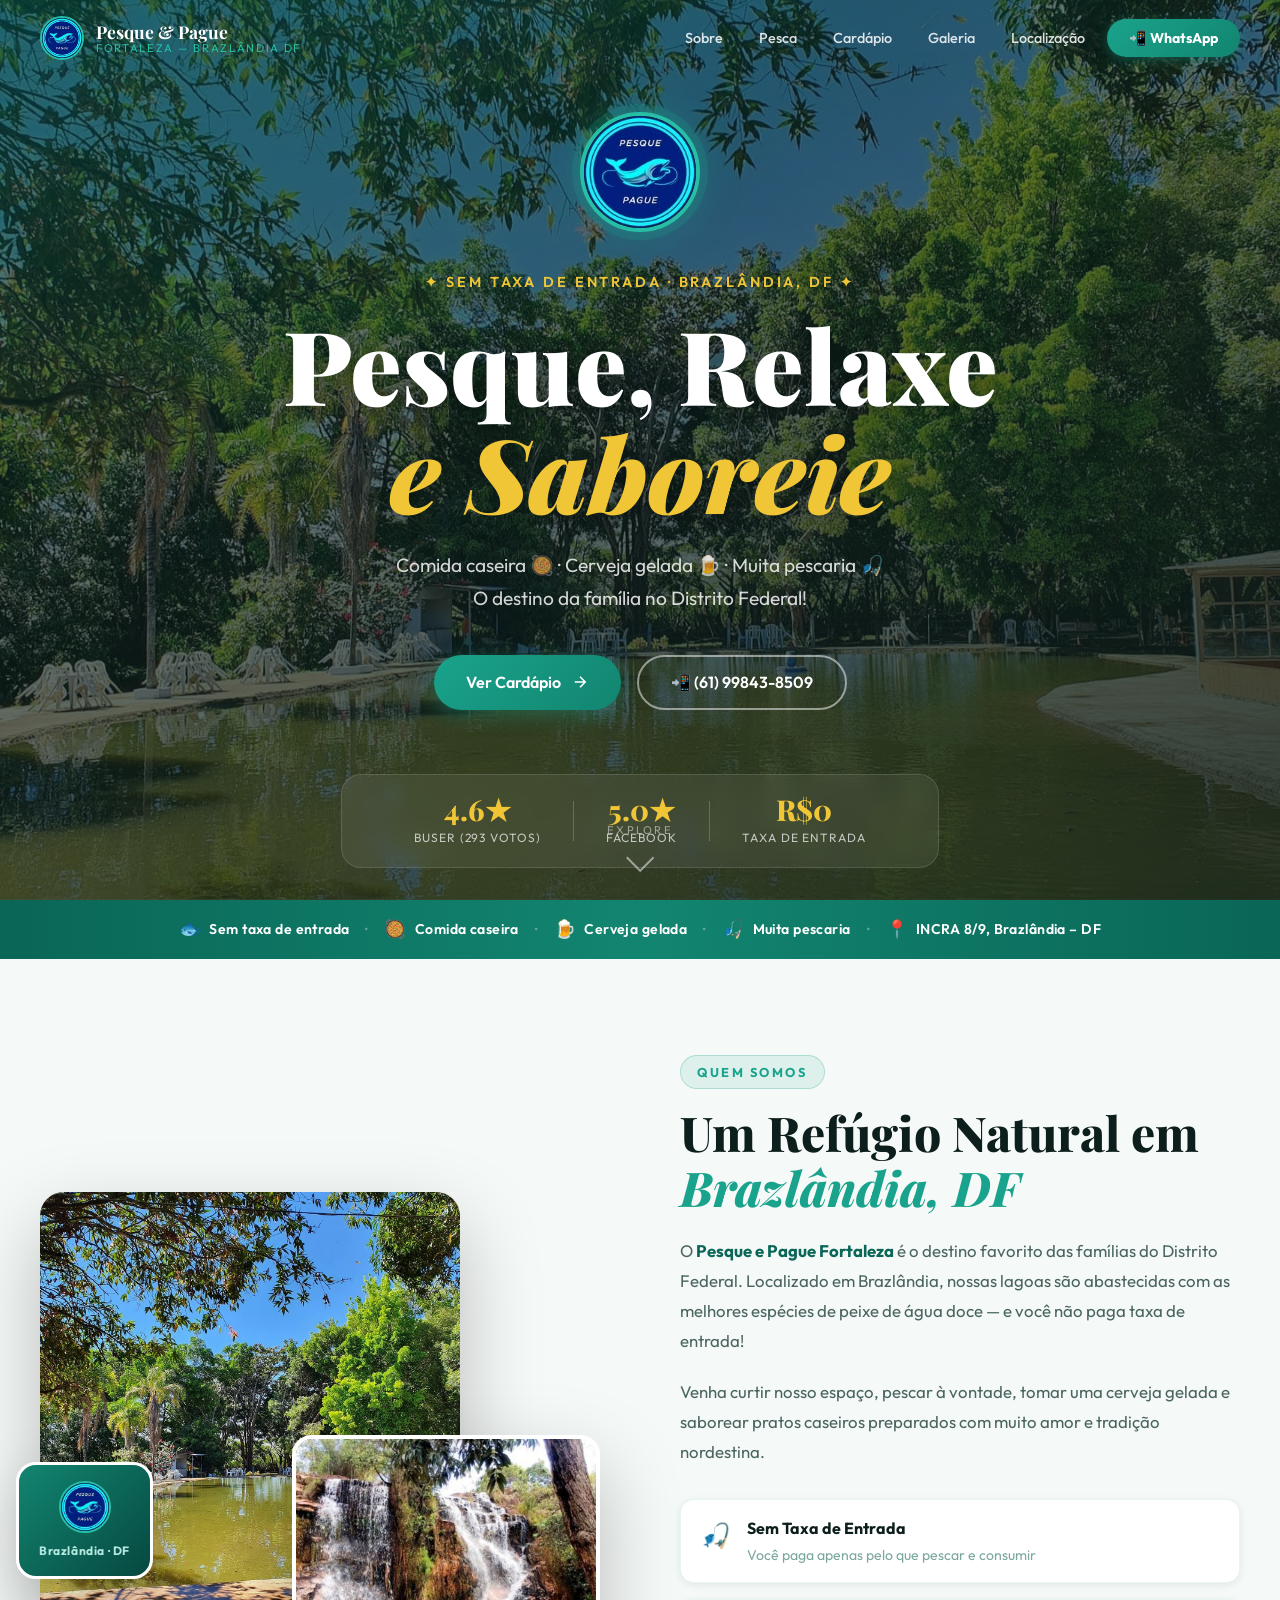
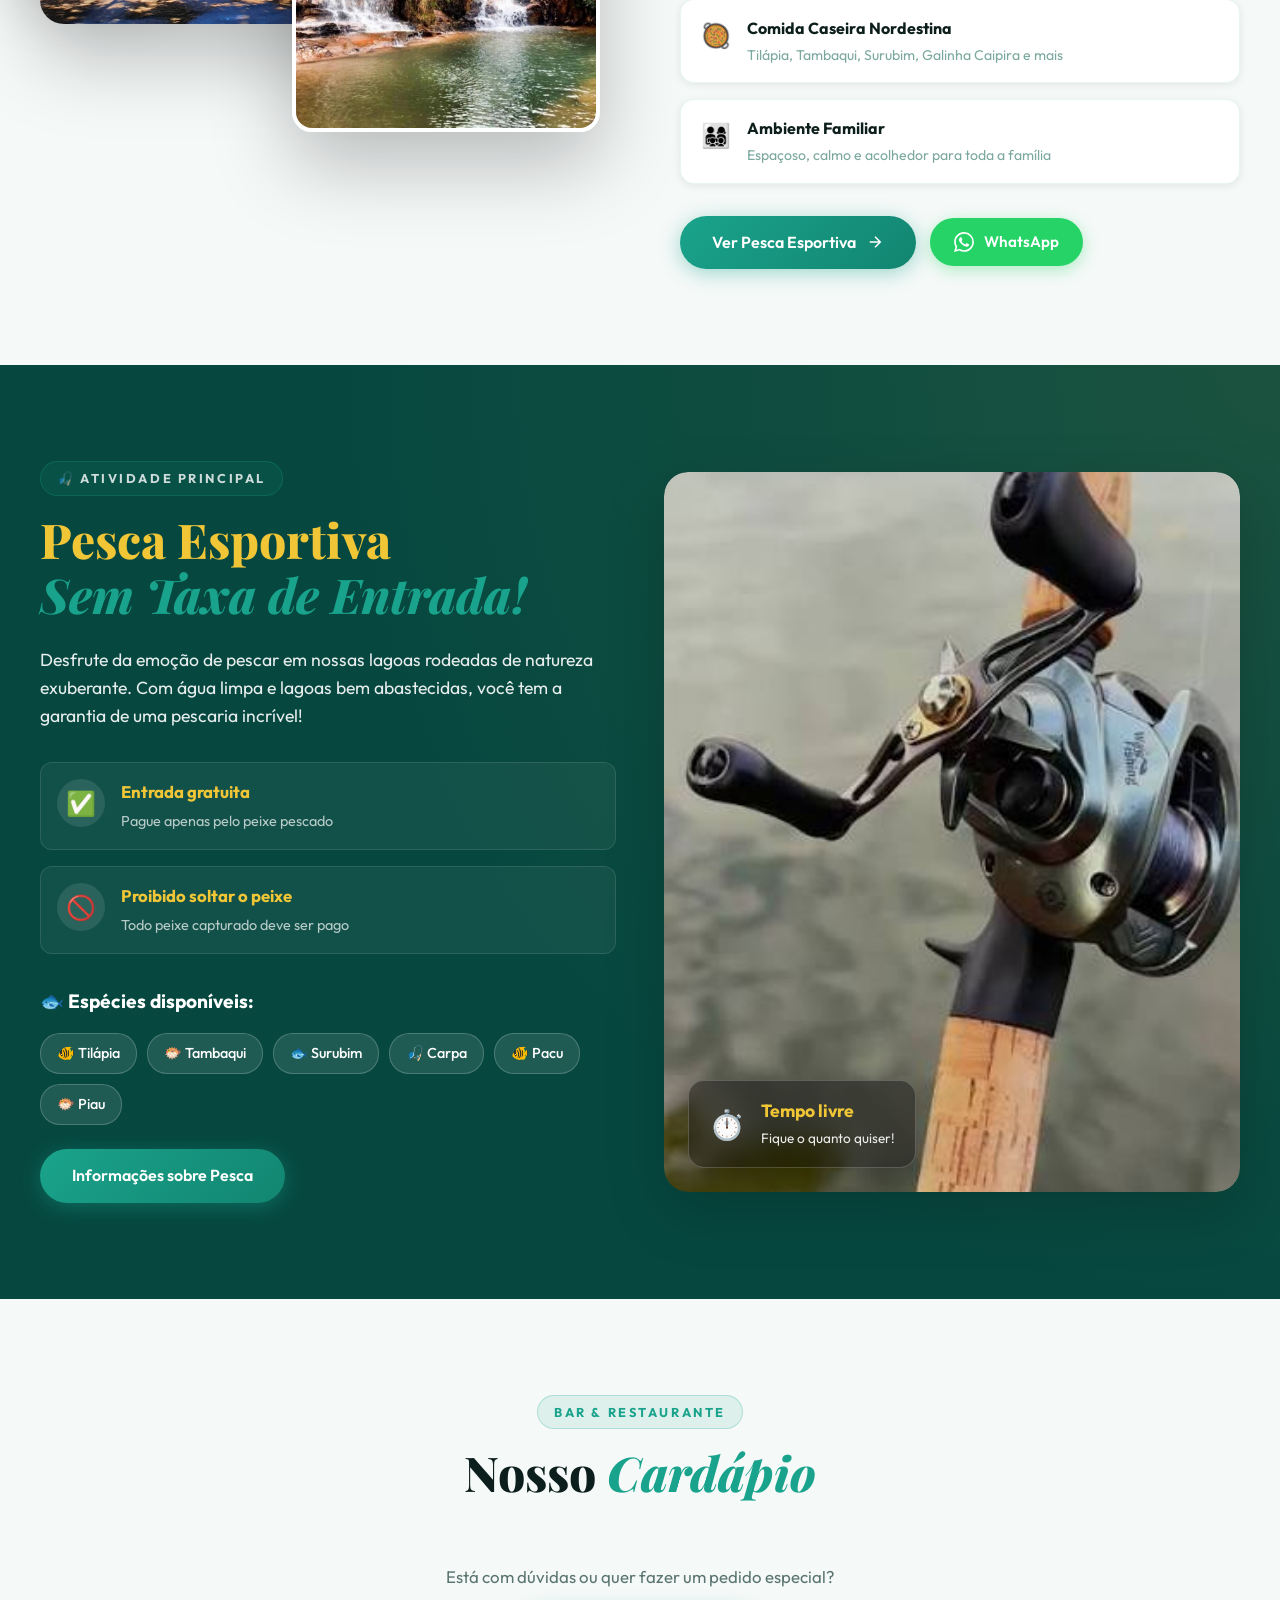
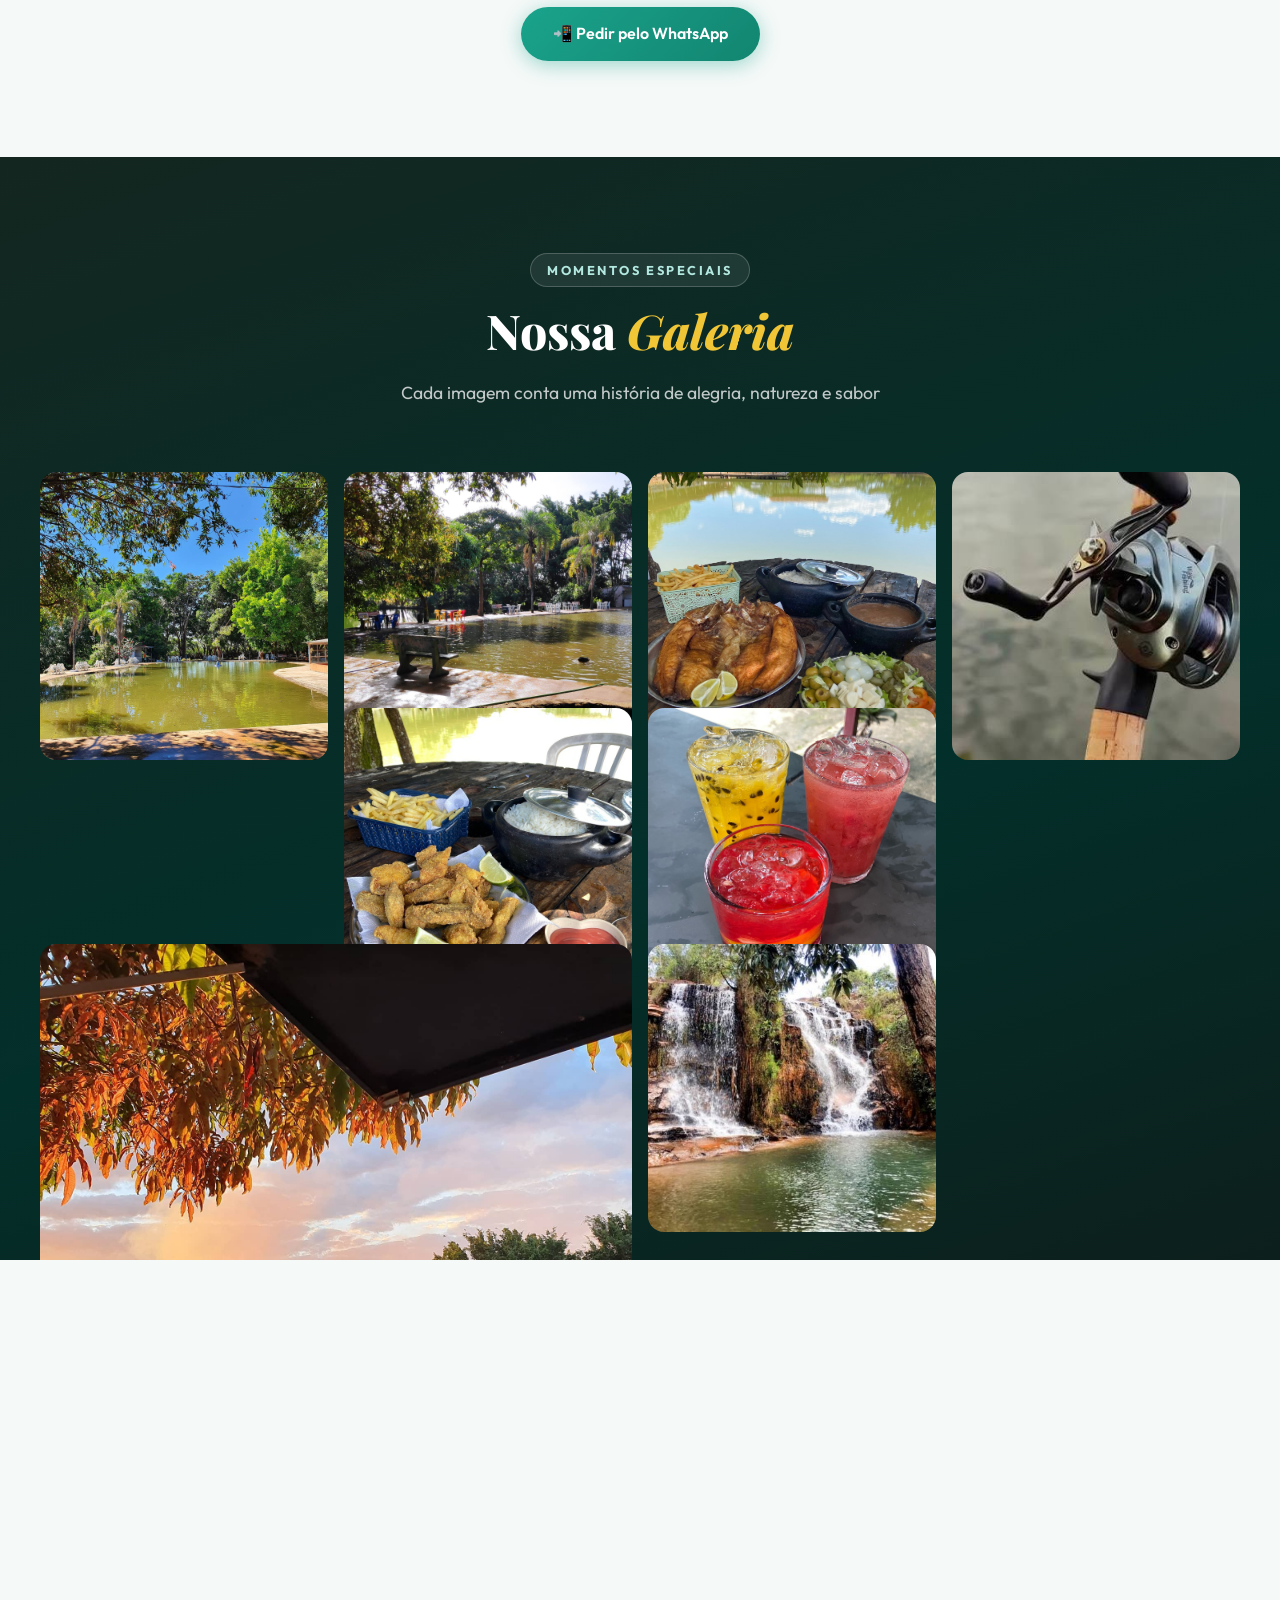
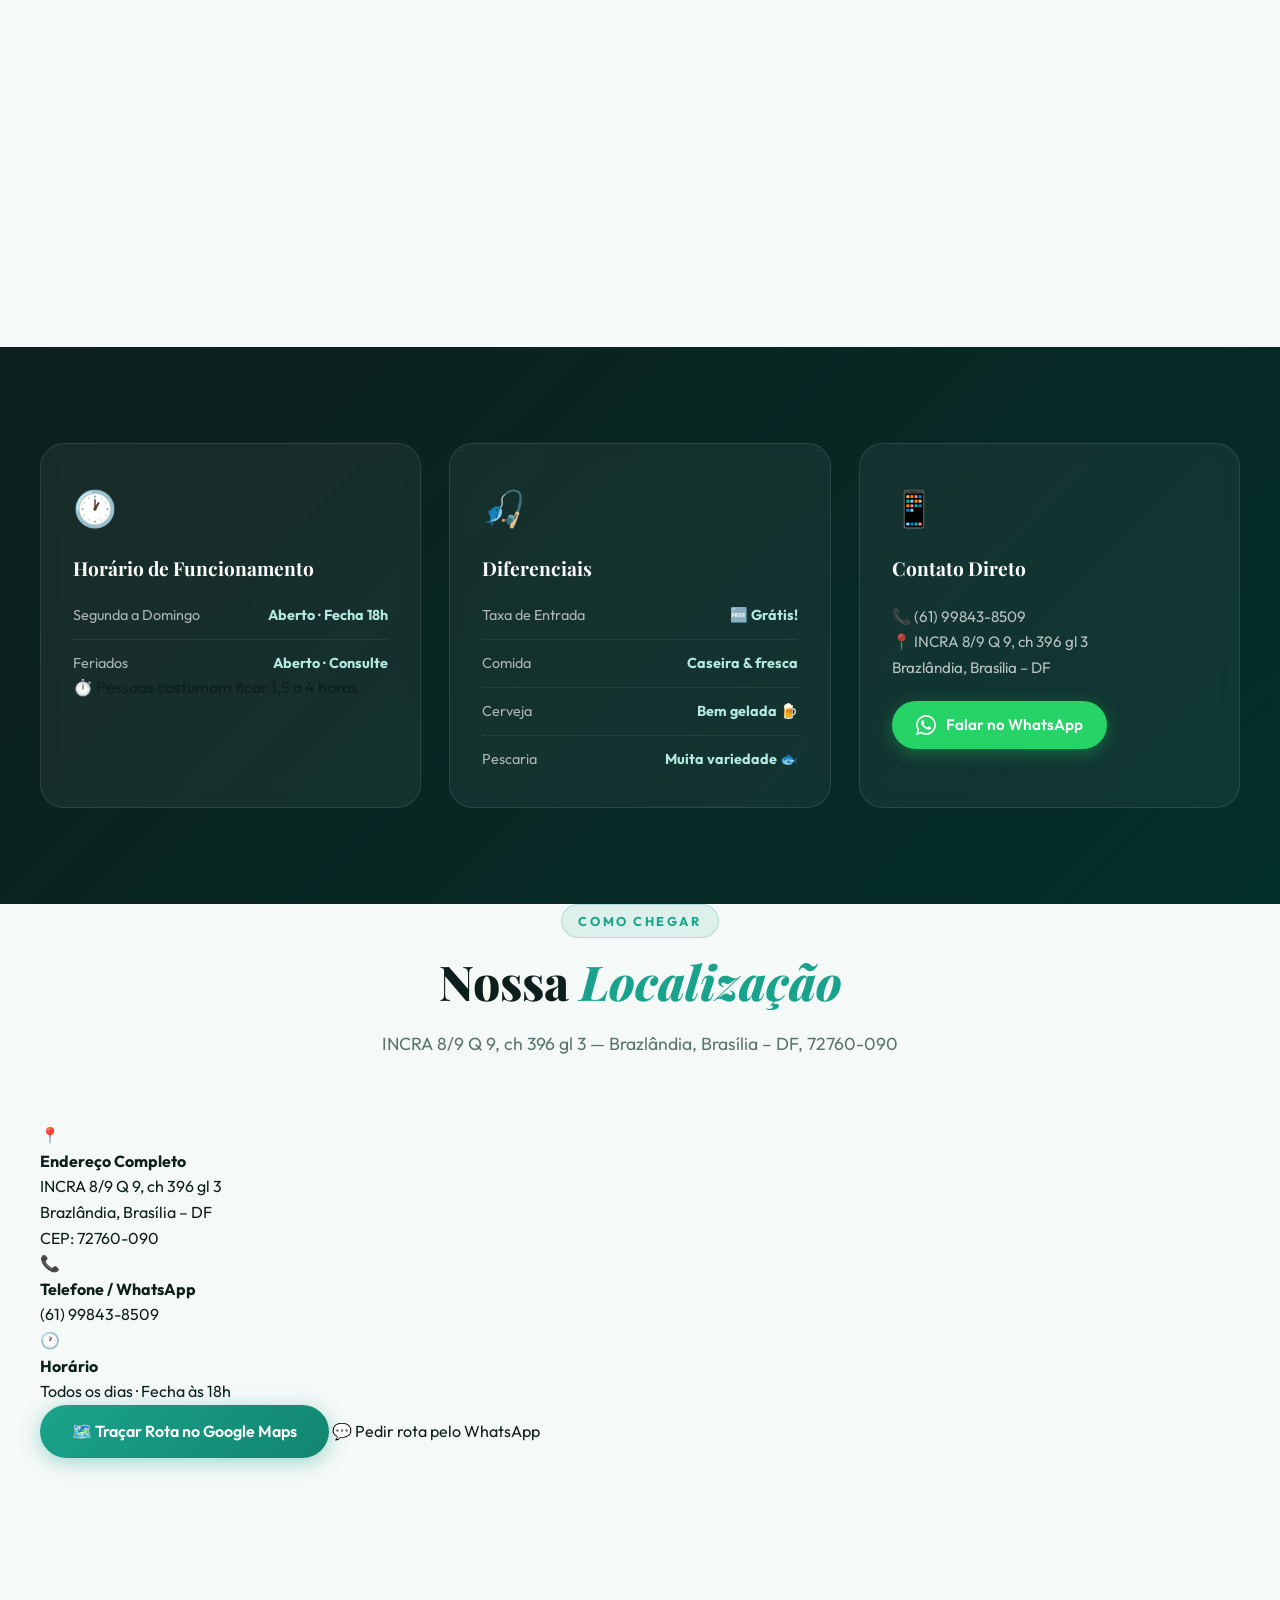
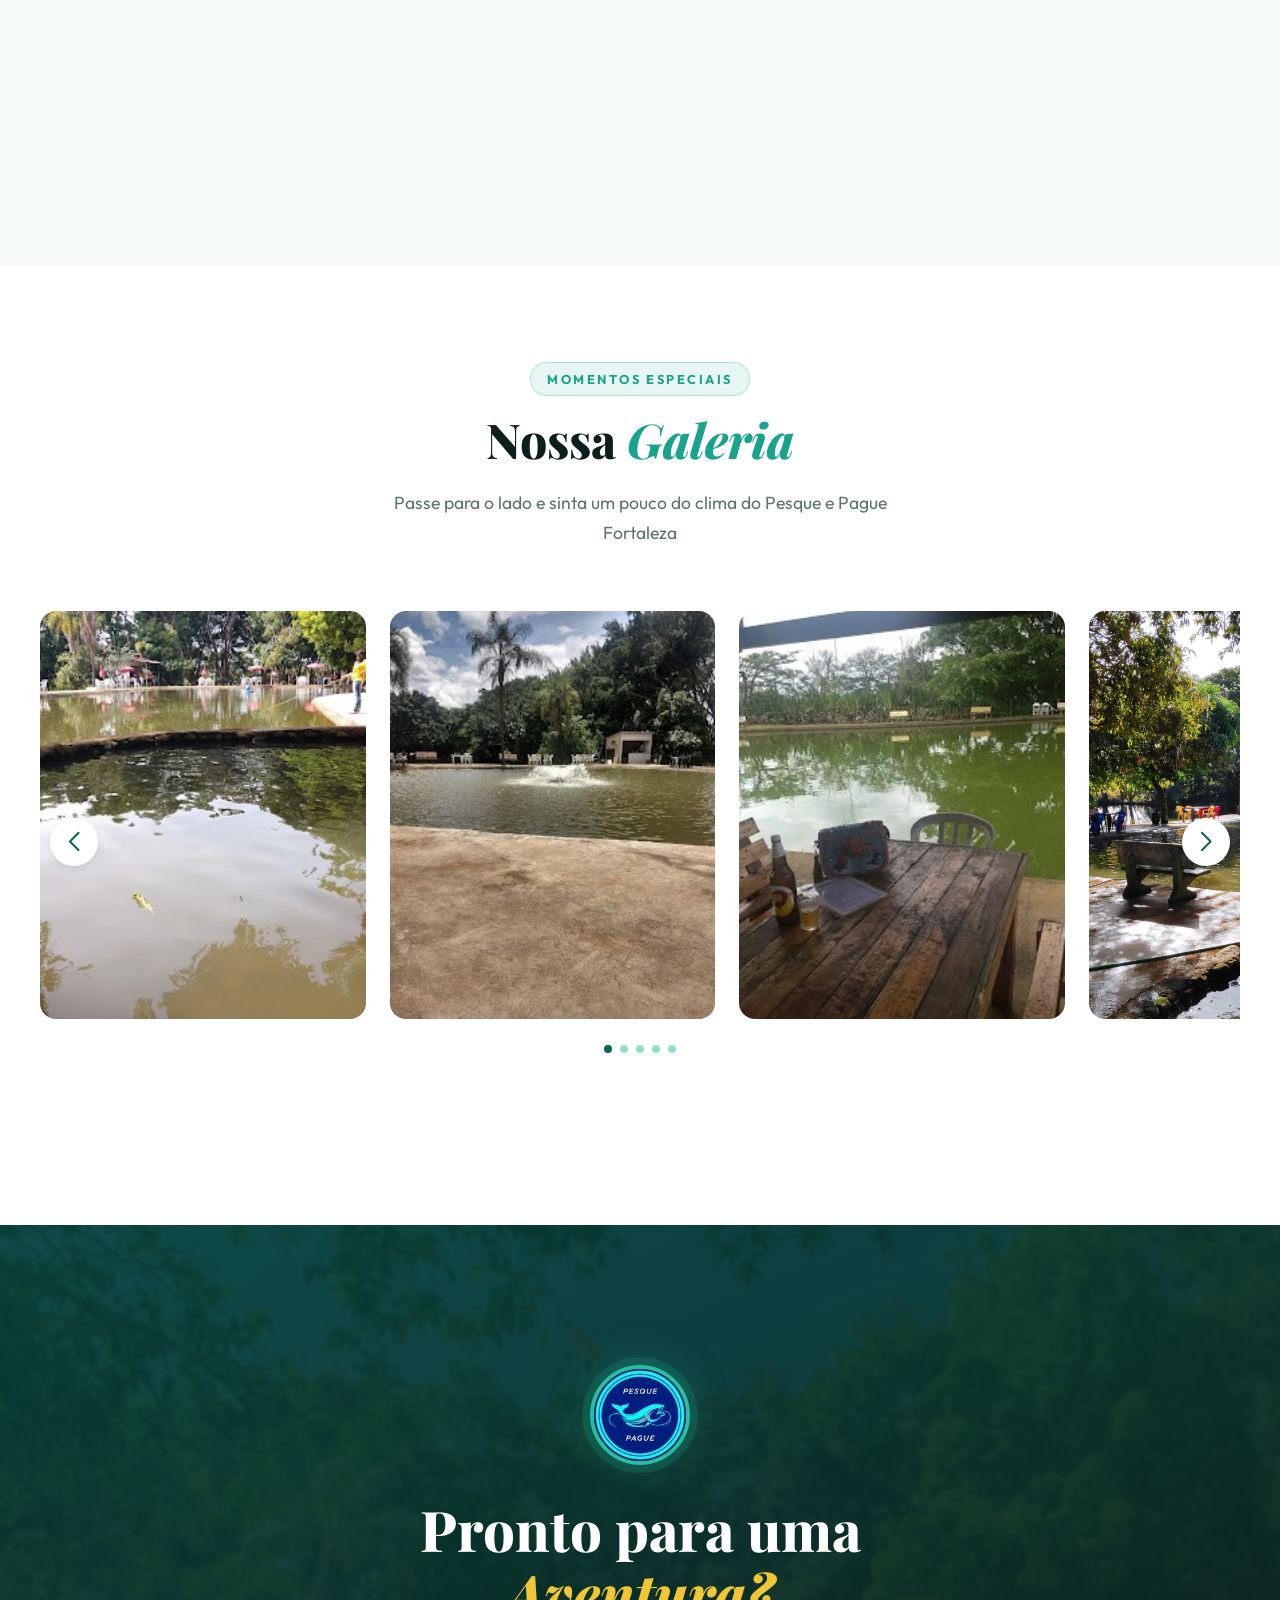
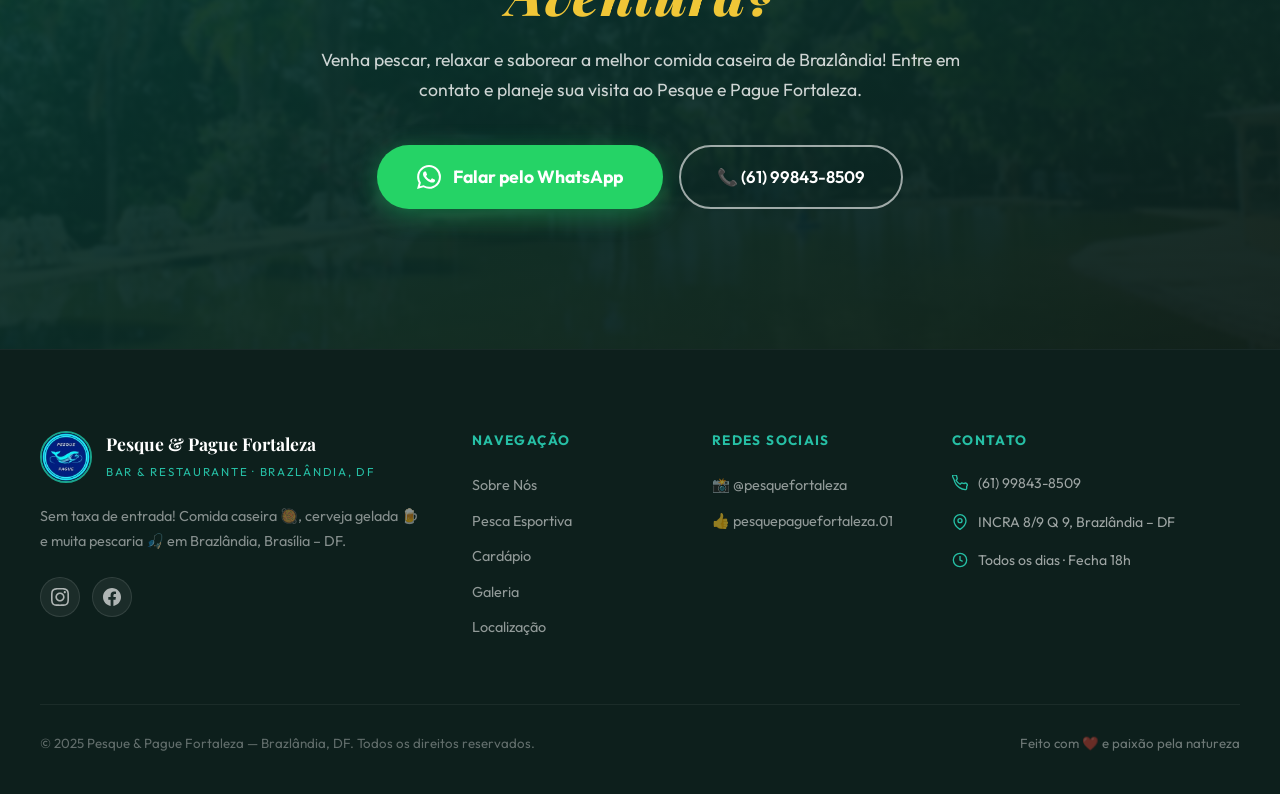
<file: index.html>
<!DOCTYPE html>
<html lang="pt-BR">
<head>
  <meta charset="UTF-8" />
  <meta name="viewport" content="width=device-width, initial-scale=1.0" />
  <title>Pesque e Pague Fortaleza | Bar & Restaurante — Brazlândia, DF</title>
  <meta name="description" content="O melhor Pesque e Pague do DF! Sem taxa de entrada, comida caseira, cerveja gelada e muita pescaria. INCRA 8/9, Brazlândia – DF. Ligue: (61) 99843-8509." />
  <meta name="keywords" content="pesque pague brazlândia, pesqueiro DF, pesca esportiva brasília, restaurante peixe brazlândia, pesque pague fortaleza DF, lazer brasília" />
  <link rel="icon" type="image/png" href="images/logo.jpg" />
  <link rel="preconnect" href="https://fonts.googleapis.com" />
  <link rel="preconnect" href="https://fonts.gstatic.com" crossorigin />
  <link href="https://fonts.googleapis.com/css2?family=Outfit:wght@300;400;500;600;700;800;900&family=Playfair+Display:ital,wght@0,700;0,800;1,700&display=swap" rel="stylesheet" />
  <link rel="stylesheet" href="https://cdn.jsdelivr.net/npm/swiper@11/swiper-bundle.min.css" />
  <link rel="stylesheet" href="style.css" />
</head>
<body>

  <!-- NAV -->
  <nav class="navbar" id="navbar">
    <div class="nav-container">
      <a href="#hero" class="nav-logo">
        <img src="images/logo.jpg" alt="Pesque e Pague Fortaleza Logo" class="nav-logo-img" />
        <div class="nav-logo-text">
          <span class="nav-brand-main">Pesque &amp; Pague</span>
          <span class="nav-brand-sub">Fortaleza — Brazlândia DF</span>
        </div>
      </a>
      <ul class="nav-links" id="navLinks">
        <li><a href="#sobre" class="nav-link">Sobre</a></li>
        <li><a href="#pesca" class="nav-link">Pesca</a></li>
        <li><a href="#cardapio" class="nav-link">Cardápio</a></li>
        <li><a href="#galeria" class="nav-link">Galeria</a></li>
        <li><a href="#localizacao" class="nav-link">Localização</a></li>
        <li><a href="https://wa.me/5561998438509?text=Olá!%20Gostaria%20de%20saber%20mais%20sobre%20o%20Pesque%20e%20Pague%20Fortaleza" class="nav-cta-btn" target="_blank" rel="noopener">📲 WhatsApp</a></li>
      </ul>
      <button class="nav-hamburger" id="hamburger" aria-label="Menu" aria-expanded="false">
        <span></span><span></span><span></span>
      </button>
    </div>
  </nav>

  <!-- HERO -->
  <section class="hero" id="hero">
    <div class="hero-bg-slider">
      <div class="hero-slide active" style="background-image: url('images/imgi_9_622187956_18140636731485789_7339972256973159854_n.jpg')"></div>
      <div class="hero-slide" style="background-image: url('images/imgi_11_619796461_18110258833712750_5171514541102884949_n.jpg')"></div>
      <div class="hero-slide" style="background-image: url('images/pesca_esportiva.jpg')"></div>
    </div>
    <div class="hero-overlay"></div>
    <div class="hero-content">
      <div class="hero-logo-badge">
        <img src="images/logo.jpg" alt="Logo Pesque e Pague Fortaleza" class="hero-logo-img" />
      </div>
      <p class="hero-eyebrow">✦ Sem taxa de entrada · Brazlândia, DF ✦</p>
      <h1 class="hero-title">Pesque, Relaxe<br /> <em>e Saboreie</em></h1>
      <p class="hero-subtitle">Comida caseira 🥘 · Cerveja gelada 🍺 · Muita pescaria 🎣<br />O destino da família no Distrito Federal!</p>
      <div class="hero-actions">
        <a href="#cardapio" class="btn-primary" id="hero-cta-menu">
          <span>Ver Cardápio</span>
          <svg viewBox="0 0 24 24" fill="none" stroke="currentColor" stroke-width="2"><path d="M5 12h14M12 5l7 7-7 7"/></svg>
        </a>
        <a href="https://wa.me/5561998438509" class="btn-outline" id="hero-cta-whatsapp" target="_blank" rel="noopener">
          <span>📲 (61) 99843-8509</span>
        </a>
      </div>
      <div class="hero-stats">
        <div class="hero-stat"><span class="stat-number">4.6★</span><span class="stat-label">Buser (293 votos)</span></div>
        <div class="hero-stat-divider"></div>
        <div class="hero-stat"><span class="stat-number">5.0★</span><span class="stat-label">Facebook</span></div>
        <div class="hero-stat-divider"></div>
        <div class="hero-stat"><span class="stat-number">R$0</span><span class="stat-label">Taxa de Entrada</span></div>
      </div>
    </div>
    <div class="hero-scroll-indicator"><span>Explore</span><div class="scroll-arrow"></div></div>
  </section>

  <!-- DESTAQUE STRIP -->
  <div class="destaque-strip">
    <div class="container">
      <div class="destaque-items">
        <div class="destaque-item"><span>🐟</span> Sem taxa de entrada</div>
        <div class="destaque-sep">·</div>
        <div class="destaque-item"><span>🥘</span> Comida caseira</div>
        <div class="destaque-sep">·</div>
        <div class="destaque-item"><span>🍺</span> Cerveja gelada</div>
        <div class="destaque-sep">·</div>
        <div class="destaque-item"><span>🎣</span> Muita pescaria</div>
        <div class="destaque-sep">·</div>
        <div class="destaque-item"><span>📍</span> INCRA 8/9, Brazlândia – DF</div>
      </div>
    </div>
  </div>

  <!-- SOBRE -->
  <section class="sobre" id="sobre">
    <div class="container">
      <div class="sobre-grid">
        <div class="sobre-images">
          <div class="sobre-img-main reveal-left">
            <img src="images/imgi_9_622187956_18140636731485789_7339972256973159854_n.jpg" alt="Lagoa do Pesque e Pague Fortaleza Brazlândia" loading="lazy" />
          </div>
          <div class="sobre-img-secondary reveal-up">
            <img src="images/imgi_220_13128819_1208097255881897_500718651_o-e1672422953675.jpg" alt="Cachoeira natural" loading="lazy" />
          </div>
          <div class="sobre-badge reveal-up">
            <img src="images/logo.jpg" alt="Logo" class="sobre-badge-logo" />
            <p>Brazlândia · DF</p>
          </div>
        </div>
        <div class="sobre-content reveal-right">
          <span class="section-eyebrow">Quem Somos</span>
          <h2 class="section-title">Um Refúgio Natural em <em>Brazlândia, DF</em></h2>
          <p class="sobre-text">O <strong>Pesque e Pague Fortaleza</strong> é o destino favorito das famílias do Distrito Federal. Localizado em Brazlândia, nossas lagoas são abastecidas com as melhores espécies de peixe de água doce — e você não paga taxa de entrada!</p>
          <p class="sobre-text">Venha curtir nosso espaço, pescar à vontade, tomar uma cerveja gelada e saborear pratos caseiros preparados com muito amor e tradição nordestina.</p>
          <div class="sobre-features">
            <div class="feature-item">
              <span class="feature-icon">🎣</span>
              <div><strong>Sem Taxa de Entrada</strong><p>Você paga apenas pelo que pescar e consumir</p></div>
            </div>
            <div class="feature-item">
              <span class="feature-icon">🥘</span>
              <div><strong>Comida Caseira Nordestina</strong><p>Tilápia, Tambaqui, Surubim, Galinha Caipira e mais</p></div>
            </div>
            <div class="feature-item">
              <span class="feature-icon">👨‍👩‍👧‍👦</span>
              <div><strong>Ambiente Familiar</strong><p>Espaçoso, calmo e acolhedor para toda a família</p></div>
            </div>
          </div>
          <div class="sobre-cta-group">
            <a href="#pesca" class="btn-primary" id="sobre-cta">
              <span>Ver Pesca Esportiva</span>
              <svg viewBox="0 0 24 24" fill="none" stroke="currentColor" stroke-width="2"><path d="M5 12h14M12 5l7 7-7 7"/></svg>
            </a>
            <a href="https://wa.me/5561998438509" class="btn-whatsapp" id="sobre-whatsapp" target="_blank" rel="noopener">
              <svg viewBox="0 0 24 24" fill="currentColor"><path d="M17.472 14.382c-.297-.149-1.758-.867-2.03-.967-.273-.099-.471-.148-.67.15-.197.297-.767.966-.94 1.164-.173.199-.347.223-.644.075-.297-.15-1.255-.463-2.39-1.475-.883-.788-1.48-1.761-1.653-2.059-.173-.297-.018-.458.13-.606.134-.133.298-.347.446-.52.149-.174.198-.298.298-.497.099-.198.05-.371-.025-.52-.075-.149-.669-1.612-.916-2.207-.242-.579-.487-.5-.669-.51-.173-.008-.371-.01-.57-.01-.198 0-.52.074-.792.372-.272.297-1.04 1.016-1.04 2.479 0 1.462 1.065 2.875 1.213 3.074.149.198 2.096 3.2 5.077 4.487.709.306 1.262.489 1.694.625.712.227 1.36.195 1.871.118.571-.085 1.758-.719 2.006-1.413.248-.694.248-1.289.173-1.413-.074-.124-.272-.198-.57-.347m-5.421 7.403h-.004a9.87 9.87 0 01-5.031-1.378l-.361-.214-3.741.982.998-3.648-.235-.374a9.86 9.86 0 01-1.51-5.26c.001-5.45 4.436-9.884 9.888-9.884 2.64 0 5.122 1.03 6.988 2.898a9.825 9.825 0 012.893 6.994c-.003 5.45-4.437 9.884-9.885 9.884m8.413-18.297A11.815 11.815 0 0012.05 0C5.495 0 .16 5.335.157 11.892c0 2.096.547 4.142 1.588 5.945L.057 24l6.305-1.654a11.882 11.882 0 005.683 1.448h.005c6.554 0 11.89-5.335 11.893-11.893a11.821 11.821 0 00-3.48-8.413Z"/></svg>
              WhatsApp
            </a>
          </div>
        </div>
      </div>
    </div>
  </section>

  <!-- ============================================================
       PESCA ESPORTIVA — Seção Dedicada (Redesign)
  ============================================================ -->
  <section class="pesca-section" id="pesca">
    <div class="container">
      <div class="pesca-grid">
        <div class="pesca-content reveal-left">
          <span class="section-eyebrow">🎣 Atividade Principal</span>
          <h2 class="section-title">Pesca Esportiva<br /> <em>Sem Taxa de Entrada!</em></h2>
          <p class="pesca-desc">Desfrute da emoção de pescar em nossas lagoas rodeadas de natureza exuberante. Com água limpa e lagoas bem abastecidas, você tem a garantia de uma pescaria incrível!</p>
          
          <div class="pesca-regras">
            <div class="pesca-regra">
              <div class="regra-icon">✅</div>
              <div><strong>Entrada gratuita</strong><p>Pague apenas pelo peixe pescado</p></div>
            </div>
            <div class="pesca-regra">
              <div class="regra-icon">🚫</div>
              <div><strong>Proibido soltar o peixe</strong><p>Todo peixe capturado deve ser pago</p></div>
            </div>
          </div>
          
          <div class="pesca-especies">
            <h4>🐟 Espécies disponíveis:</h4>
            <div class="especies-grid">
              <div class="especie-tag">🐠 Tilápia</div>
              <div class="especie-tag">🐡 Tambaqui</div>
              <div class="especie-tag">🐟 Surubim</div>
              <div class="especie-tag">🎣 Carpa</div>
              <div class="especie-tag">🐠 Pacu</div>
              <div class="especie-tag">🐡 Piau</div>
            </div>
          </div>

          <a href="https://wa.me/5561998438509?text=Olá!%20Gostaria%20de%20saber%20mais%20sobre%20a%20pesca%20no%20Pesque%20e%20Pague%20Fortaleza" class="btn-primary" style="margin-top:24px" target="_blank" rel="noopener">
            Informações sobre Pesca
          </a>
        </div>
        <div class="pesca-image-wrapper reveal-right">
          <img src="images/pesca_esportiva.jpg" alt="Equipamento de Pesca Esportiva" class="pesca-img-featured" loading="lazy" />
          <div class="pesca-glass-badge">
            <div class="glass-icon">⏱️</div>
            <div>
              <strong>Tempo livre</strong>
              <span>Fique o quanto quiser!</span>
            </div>
          </div>
        </div>
      </div>
    </div>
  </section>

  <!-- ============================================================
       CARDÁPIO VISUAL (Slider Premium)
  ============================================================ -->
  <section class="cardapio-section" id="cardapio">
    <div class="container">
      <div class="section-header text-center reveal-up">
        <span class="section-eyebrow">Bar &amp; Restaurante</span>
        <h2 class="section-title">Nosso <em>Cardápio</em></h2>
      </div>

      <div class="menu-cta reveal-up">
        <p>Está com dúvidas ou quer fazer um pedido especial?</p>
        <a href="https://wa.me/5561998438509?text=Olá!%20Gostaria%20de%20saber%20mais%20sobre%20o%20cardápio%20do%20Pesque%20e%20Pague%20Fortaleza" class="btn-primary" id="menu-full-cta" target="_blank" rel="noopener">
          <span>📲 Pedir pelo WhatsApp</span>
        </a>
      </div>
    </div>
  </section>

  <!-- GALERIA -->
  <section class="galeria" id="galeria">
    <div class="galeria-bg"></div>
    <div class="container">
      <div class="section-header text-center reveal-up">
        <span class="section-eyebrow light">Momentos Especiais</span>
        <h2 class="section-title light">Nossa <em>Galeria</em></h2>
        <p class="section-subtitle light">Cada imagem conta uma história de alegria, natureza e sabor</p>
      </div>
      <div class="gallery-masonry reveal-up">
        <div class="gallery-item tall">
          <img src="images/imgi_9_622187956_18140636731485789_7339972256973159854_n.jpg" alt="Pôr do sol na lagoa" loading="lazy" />
          <div class="gallery-overlay"><span>Pôr do Sol Encantador</span></div>
        </div>
        <div class="gallery-item">
          <img src="images/imgi_11_619796461_18110258833712750_5171514541102884949_n.jpg" alt="Lagoa para pesca" loading="lazy" />
          <div class="gallery-overlay"><span>Lagoa Principal</span></div>
        </div>
        <div class="gallery-item">
          <img src="images/imgi_6_625188161_18084743812899574_2363783329406083265_n.jpg" alt="Prato nordestino" loading="lazy" />
          <div class="gallery-overlay"><span>Gastronomia</span></div>
        </div>
        <div class="gallery-item tall">
          <img src="images/pesca_esportiva.jpg" alt="Pesca esportiva" loading="lazy" />
          <div class="gallery-overlay"><span>Pesca Esportiva</span></div>
        </div>
        <div class="gallery-item">
          <img src="images/imgi_7_627674853_18255272047290571_3708360859054448121_n.jpg" alt="Filé fresquinho" loading="lazy" />
          <div class="gallery-overlay"><span>Filé Fresquinho</span></div>
        </div>
        <div class="gallery-item">
          <img src="images/imgi_8_622057594_18073228265106264_9011134293181083772_n.jpg" alt="Drinks tropicais" loading="lazy" />
          <div class="gallery-overlay"><span>Drinks Tropicais</span></div>
        </div>
        <div class="gallery-item wide">
          <img src="images/imgi_10_619756621_18066341285223790_1988938281148477521_n.jpg" alt="Área de lazer" loading="lazy" />
          <div class="gallery-overlay"><span>Área de Lazer</span></div>
        </div>
        <div class="gallery-item">
          <img src="images/imgi_220_13128819_1208097255881897_500718651_o-e1672422953675.jpg" alt="Cachoeira" loading="lazy" />
          <div class="gallery-overlay"><span>Cachoeira Natural</span></div>
        </div>
      </div>
    </div>
  </section>

  <!-- DEPOIMENTOS -->
  <section class="depoimentos" id="depoimentos">
    <div class="container">
      <div class="section-header text-center reveal-up">
        <span class="section-eyebrow">O que dizem nossos clientes</span>
        <h2 class="section-title">Avaliações <em>Reais</em></h2>
        <div class="ratings-badges">
          <div class="rating-badge"><span class="rating-platform">Buser</span><span class="rating-stars">★★★★★</span><span class="rating-score">4,6 / 5</span><span class="rating-count">293 votos</span></div>
          <div class="rating-badge"><span class="rating-platform">Facebook</span><span class="rating-stars">★★★★★</span><span class="rating-score">5,0 / 5</span><span class="rating-count">13 votos</span></div>
        </div>
      </div>
      <div class="reviews-track-wrapper reveal-up">
        <div class="reviews-track" id="reviewsTrack">
          <div class="review-card">
            <div class="review-stars">★★★★★</div>
            <p>"Muito top excelente lugar para família para tudo super recomendo!"</p>
            <div class="reviewer"><div class="reviewer-avatar">IM</div><div><strong>Isac Mendes</strong><span>Google Reviews</span></div></div>
          </div>
          <div class="review-card">
            <div class="review-stars">★★★★★</div>
            <p>"Ambiente calmo, super agradável, muito espaçoso e comida deliciosa."</p>
            <div class="reviewer"><div class="reviewer-avatar">KB</div><div><strong>Kerollen Bazilio</strong><span>Google Reviews</span></div></div>
          </div>
          <div class="review-card">
            <div class="review-stars">★★★★★</div>
            <p>"Destaque para o atendimento super amigável dos garçons e funcionários."</p>
            <div class="reviewer"><div class="reviewer-avatar">RV</div><div><strong>Renato Vale</strong><span>Google Reviews</span></div></div>
          </div>
          <div class="review-card">
            <div class="review-stars">★★★★★</div>
            <p>"A lagoa é linda, o peixe é fresco e o atendimento é excelente. Voltarei com certeza!"</p>
            <div class="reviewer"><div class="reviewer-avatar">MA</div><div><strong>Maria Aparecida</strong><span>Google Reviews</span></div></div>
          </div>
          <div class="review-card">
            <div class="review-stars">★★★★★</div>
            <p>"Passei o dia com a família e foi uma experiência maravilhosa. As crianças adoraram pescar!"</p>
            <div class="reviewer"><div class="reviewer-avatar">JS</div><div><strong>João Santos</strong><span>Google Reviews</span></div></div>
          </div>
          <!-- Duplicados para loop -->
          <div class="review-card">
            <div class="review-stars">★★★★★</div>
            <p>"Muito top excelente lugar para família para tudo super recomendo!"</p>
            <div class="reviewer"><div class="reviewer-avatar">IM</div><div><strong>Isac Mendes</strong><span>Google Reviews</span></div></div>
          </div>
          <div class="review-card">
            <div class="review-stars">★★★★★</div>
            <p>"Ambiente calmo, super agradável, muito espaçoso e comida deliciosa."</p>
            <div class="reviewer"><div class="reviewer-avatar">KB</div><div><strong>Kerollen Bazilio</strong><span>Google Reviews</span></div></div>
          </div>
          <div class="review-card">
            <div class="review-stars">★★★★★</div>
            <p>"Destaque para o atendimento super amigável dos garçons e funcionários."</p>
            <div class="reviewer"><div class="reviewer-avatar">RV</div><div><strong>Renato Vale</strong><span>Google Reviews</span></div></div>
          </div>
        </div>
      </div>
    </div>
  </section>

  <!-- INFO -->
  <section class="info-section">
    <div class="container">
      <div class="info-grid">
        <div class="info-card reveal-up">
          <div class="info-icon">🕐</div>
          <h3>Horário de Funcionamento</h3>
          <ul class="info-list">
            <li><span>Segunda a Domingo</span><strong>Aberto · Fecha 18h</strong></li>
            <li><span>Feriados</span><strong>Aberto · Consulte</strong></li>
          </ul>
          <p class="info-note">⏱️ Pessoas costumam ficar 1,5 a 4 horas</p>
        </div>
        <div class="info-card reveal-up" style="animation-delay:0.15s">
          <div class="info-icon">🎣</div>
          <h3>Diferenciais</h3>
          <ul class="info-list">
            <li><span>Taxa de Entrada</span><strong>🆓 Grátis!</strong></li>
            <li><span>Comida</span><strong>Caseira &amp; fresca</strong></li>
            <li><span>Cerveja</span><strong>Bem gelada 🍺</strong></li>
            <li><span>Pescaria</span><strong>Muita variedade 🐟</strong></li>
          </ul>
        </div>
        <div class="info-card reveal-up" style="animation-delay:0.3s">
          <div class="info-icon">📱</div>
          <h3>Contato Direto</h3>
          <p class="info-address">📞 (61) 99843-8509<br />📍 INCRA 8/9 Q 9, ch 396 gl 3<br />Brazlândia, Brasília – DF</p>
          <a href="https://wa.me/5561998438509" class="btn-whatsapp" id="info-whatsapp" target="_blank" rel="noopener">
            <svg viewBox="0 0 24 24" fill="currentColor"><path d="M17.472 14.382c-.297-.149-1.758-.867-2.03-.967-.273-.099-.471-.148-.67.15-.197.297-.767.966-.94 1.164-.173.199-.347.223-.644.075-.297-.15-1.255-.463-2.39-1.475-.883-.788-1.48-1.761-1.653-2.059-.173-.297-.018-.458.13-.606.134-.133.298-.347.446-.52.149-.174.198-.298.298-.497.099-.198.05-.371-.025-.52-.075-.149-.669-1.612-.916-2.207-.242-.579-.487-.5-.669-.51-.173-.008-.371-.01-.57-.01-.198 0-.52.074-.792.372-.272.297-1.04 1.016-1.04 2.479 0 1.462 1.065 2.875 1.213 3.074.149.198 2.096 3.2 5.077 4.487.709.306 1.262.489 1.694.625.712.227 1.36.195 1.871.118.571-.085 1.758-.719 2.006-1.413.248-.694.248-1.289.173-1.413-.074-.124-.272-.198-.57-.347m-5.421 7.403h-.004a9.87 9.87 0 01-5.031-1.378l-.361-.214-3.741.982.998-3.648-.235-.374a9.86 9.86 0 01-1.51-5.26c.001-5.45 4.436-9.884 9.888-9.884 2.64 0 5.122 1.03 6.988 2.898a9.825 9.825 0 012.893 6.994c-.003 5.45-4.437 9.884-9.885 9.884m8.413-18.297A11.815 11.815 0 0012.05 0C5.495 0 .16 5.335.157 11.892c0 2.096.547 4.142 1.588 5.945L.057 24l6.305-1.654a11.882 11.882 0 005.683 1.448h.005c6.554 0 11.89-5.335 11.893-11.893a11.821 11.821 0 00-3.48-8.413Z"/></svg>
            Falar no WhatsApp
          </a>
        </div>
      </div>
    </div>
  </section>

  <!-- ============================================================
       LOCALIZAÇÃO EXATA (Google Maps real)
  ============================================================ -->
  <section class="localizacao-section" id="localizacao">
    <div class="container">
      <div class="section-header text-center reveal-up">
        <span class="section-eyebrow">Como Chegar</span>
        <h2 class="section-title">Nossa <em>Localização</em></h2>
        <p class="section-subtitle">INCRA 8/9 Q 9, ch 396 gl 3 — Brazlândia, Brasília – DF, 72760-090</p>
      </div>
      <div class="localizacao-wrapper reveal-up">
        <div class="localizacao-info">
          <div class="loc-detail">
            <div class="loc-icon">📍</div>
            <div>
              <strong>Endereço Completo</strong>
              <p>INCRA 8/9 Q 9, ch 396 gl 3<br />Brazlândia, Brasília – DF<br />CEP: 72760-090</p>
            </div>
          </div>
          <div class="loc-detail">
            <div class="loc-icon">📞</div>
            <div>
              <strong>Telefone / WhatsApp</strong>
              <p>(61) 99843-8509</p>
            </div>
          </div>
          <div class="loc-detail">
            <div class="loc-icon">🕐</div>
            <div>
              <strong>Horário</strong>
              <p>Todos os dias · Fecha às 18h</p>
            </div>
          </div>
          <div class="localizacao-actions">
            <a href="https://www.google.com/maps/dir/-15.8017402,-48.0740992/Pesque+e+Pague+Fortaleza,+INCRA+8%2F9+Q+9,+ch+396,+gl+3+-+Brazl%C3%A2ndia,+Bras%C3%ADlia+-+DF,+72760-090/@-15.7873081,-48.1445769,14z/data=!3m1!4b1!4m9!4m8!1m1!4e1!1m5!1m1!1s0x935bc910be138619:0x6fda058556e9015a!2m2!1d-48.1658836!2d-15.7667576?entry=ttu&g_ep=EgoyMDI2MDYxNi4wIKXMDSoASAFQAw%3D%3D"
               class="btn-primary" id="btn-rota-google" target="_blank" rel="noopener">
              <span>🗺️ Traçar Rota no Google Maps</span>
            </a>
            <a href="https://wa.me/5561998438509?text=Olá!%20Preciso%20de%20ajuda%20para%20encontrar%20o%20Pesque%20e%20Pague%20Fortaleza%20em%20Brazlândia"
               class="btn-outline-dark" id="btn-rota-wp" target="_blank" rel="noopener">
              <span>💬 Pedir rota pelo WhatsApp</span>
            </a>
          </div>
        </div>
        <div class="localizacao-mapa">
          <iframe
            src="https://www.google.com/maps/embed?pb=!1m18!1m12!1m3!1d3838.4946!2d-48.168658!3d-15.766758!2m3!1f0!2f0!3f0!3m2!1i1024!2i768!4f13.1!3m3!1m2!1s0x935bc910be138619%3A0x6fda058556e9015a!2sPesque%20e%20Pague%20Fortaleza!5e0!3m2!1spt-BR!2sbr!4v1750000000000"
            width="100%"
            height="400"
            style="border:0; border-radius:20px; filter: saturate(1.1);"
            allowfullscreen=""
            loading="lazy"
            referrerpolicy="no-referrer-when-downgrade"
            title="Localização Pesque e Pague Fortaleza — INCRA 8/9, Brazlândia DF">
          </iframe>
        </div>
      </div>
    </div>
  </section>

  <!-- ============================================================
       GALERIA (Slider Premium)
  ============================================================ -->
  <section class="galeria-section" id="galeria">
    <div class="container">
      <div class="section-header text-center reveal-up">
        <span class="section-eyebrow">Momentos Especiais</span>
        <h2 class="section-title">Nossa <em>Galeria</em></h2>
        <p class="section-subtitle">Passe para o lado e sinta um pouco do clima do Pesque e Pague Fortaleza</p>
      </div>

      <div class="galeria-slider-container reveal-up">
        <div class="swiper galeriaSwiper">
          <div class="swiper-wrapper">
            <div class="swiper-slide">
              <div class="gallery-item">
                <img src="images/imgi_106_APNQkAH9_QuMXjCR1NurKTZboAZedsR78B6ywP99HLHcsHdarfy_LMET9NF-aT2mT1Dl3F9a2WTZrPDdA--GzW6-Y3AxHv6DTKjrJLpPxOhLwtCT18D5zaDsQIo6Botm0sxe1LaWd3c=w243-h305-n-k-no-nu.jpg" alt="Pesque e Pague" loading="lazy" />
                <div class="gallery-overlay"><span>Família e Natureza</span></div>
              </div>
            </div>
            <div class="swiper-slide">
              <div class="gallery-item">
                <img src="images/imgi_126_APNQkAHYdou1eDDUJL00icAM7gTlBG9uFcIlxOkyStU5GsZ-hlZwIn9kA5zB_dnIKbQokrvXUPypg0XBM8xgz9L0EEn9onwjAnNINKWXr1gzmLWMOri5Dkg7EFF2eKYZ37GmSQwH7vPU=w243-h305-n-k-no-nu.jpg" alt="Comida Caseira" loading="lazy" />
                <div class="gallery-overlay"><span>Comida Farta</span></div>
              </div>
            </div>
            <div class="swiper-slide">
              <div class="gallery-item">
                <img src="images/imgi_130_APNQkAFqmEii7we7L_Kx-rh4YMqlN_an-mVw_gvCcsgEjS7hDul-Hc4JKt8mSgtIhb9pi7uzjZ40wer7uoJV68kmkcCXWAmgamTMtebGtDa6S7jlrIf1khkagKJHmvDMMNtcaNcpOMFg=w243-h406-n-k-no-nu.jpg" alt="Natureza" loading="lazy" />
                <div class="gallery-overlay"><span>Ar Puro</span></div>
              </div>
            </div>
            <div class="swiper-slide">
              <div class="gallery-item">
                <img src="images/imgi_11_619796461_18110258833712750_5171514541102884949_n.jpg" alt="Lagoa" loading="lazy" />
                <div class="gallery-overlay"><span>Pesca Esportiva</span></div>
              </div>
            </div>
            <div class="swiper-slide">
              <div class="gallery-item">
                <img src="images/imgi_78_APNQkAEO3lK77a4MtX_D7lpgzRvK3BfwE1Y7Qogq0JdeilNnk6eU4Heo-Yvwvgh1XI7JX0LYTbr7HPXdT4IZggegI3cbRRt_8bTSV_GA8__4kEz_rURazINGyEWea_M46QEggnezyOY=w243-h406-n-k-no-nu.jpg" alt="Pratos deliciosos" loading="lazy" />
                <div class="gallery-overlay"><span>Pratos Deliciosos</span></div>
              </div>
            </div>
          </div>
          <!-- Pagination & Nav -->
          <div class="swiper-pagination"></div>
          <div class="swiper-button-prev"></div>
          <div class="swiper-button-next"></div>
        </div>
      </div>
    </div>
  </section>

  <!-- CTA -->
  <section class="contato" id="contato">
    <div class="contato-bg" style="background-image: url('images/imgi_9_622187956_18140636731485789_7339972256973159854_n.jpg')"></div>
    <div class="contato-overlay"></div>
    <div class="container">
      <div class="contato-content reveal-up">
        <div class="contato-logo"><img src="images/logo.jpg" alt="Logo Pesque e Pague Fortaleza" /></div>
        <h2>Pronto para uma <em>Aventura?</em></h2>
        <p>Venha pescar, relaxar e saborear a melhor comida caseira de Brazlândia! Entre em contato e planeje sua visita ao Pesque e Pague Fortaleza.</p>
        <div class="contato-actions">
          <a href="https://wa.me/5561998438509?text=Olá!%20Gostaria%20de%20visitar%20o%20Pesque%20e%20Pague%20Fortaleza%20em%20Brazlândia"
             class="btn-whatsapp-large" id="contato-whatsapp" target="_blank" rel="noopener">
            <svg viewBox="0 0 24 24" fill="currentColor"><path d="M17.472 14.382c-.297-.149-1.758-.867-2.03-.967-.273-.099-.471-.148-.67.15-.197.297-.767.966-.94 1.164-.173.199-.347.223-.644.075-.297-.15-1.255-.463-2.39-1.475-.883-.788-1.48-1.761-1.653-2.059-.173-.297-.018-.458.13-.606.134-.133.298-.347.446-.52.149-.174.198-.298.298-.497.099-.198.05-.371-.025-.52-.075-.149-.669-1.612-.916-2.207-.242-.579-.487-.5-.669-.51-.173-.008-.371-.01-.57-.01-.198 0-.52.074-.792.372-.272.297-1.04 1.016-1.04 2.479 0 1.462 1.065 2.875 1.213 3.074.149.198 2.096 3.2 5.077 4.487.709.306 1.262.489 1.694.625.712.227 1.36.195 1.871.118.571-.085 1.758-.719 2.006-1.413.248-.694.248-1.289.173-1.413-.074-.124-.272-.198-.57-.347m-5.421 7.403h-.004a9.87 9.87 0 01-5.031-1.378l-.361-.214-3.741.982.998-3.648-.235-.374a9.86 9.86 0 01-1.51-5.26c.001-5.45 4.436-9.884 9.888-9.884 2.64 0 5.122 1.03 6.988 2.898a9.825 9.825 0 012.893 6.994c-.003 5.45-4.437 9.884-9.885 9.884m8.413-18.297A11.815 11.815 0 0012.05 0C5.495 0 .16 5.335.157 11.892c0 2.096.547 4.142 1.588 5.945L.057 24l6.305-1.654a11.882 11.882 0 005.683 1.448h.005c6.554 0 11.89-5.335 11.893-11.893a11.821 11.821 0 00-3.48-8.413Z"/></svg>
            Falar pelo WhatsApp
          </a>
          <a href="tel:+5561998438509" class="btn-outline-white" id="contato-phone">📞 (61) 99843-8509</a>
        </div>
      </div>
    </div>
  </section>

  <!-- FOOTER -->
  <footer class="footer">
    <div class="container">
      <div class="footer-grid">
        <div class="footer-brand">
          <div class="footer-logo">
            <img src="images/logo.jpg" alt="Logo" />
            <div>
              <span class="footer-brand-name">Pesque &amp; Pague Fortaleza</span>
              <span class="footer-brand-city">Bar &amp; Restaurante · Brazlândia, DF</span>
            </div>
          </div>
          <p>Sem taxa de entrada! Comida caseira 🥘, cerveja gelada 🍺 e muita pescaria 🎣 em Brazlândia, Brasília – DF.</p>
          <div class="footer-social">
            <a href="https://www.instagram.com/pesquefortaleza/" class="social-link" aria-label="Instagram" id="footer-instagram" target="_blank" rel="noopener">
              <svg viewBox="0 0 24 24" fill="currentColor"><path d="M12 2.163c3.204 0 3.584.012 4.85.07 3.252.148 4.771 1.691 4.919 4.919.058 1.265.069 1.645.069 4.849 0 3.205-.012 3.584-.069 4.849-.149 3.225-1.664 4.771-4.919 4.919-1.266.058-1.644.07-4.85.07-3.204 0-3.584-.012-4.849-.07-3.26-.149-4.771-1.699-4.919-4.92-.058-1.265-.07-1.644-.07-4.849 0-3.204.013-3.583.07-4.849.149-3.227 1.664-4.771 4.919-4.919 1.266-.057 1.645-.069 4.849-.069zm0-2.163c-3.259 0-3.667.014-4.947.072-4.358.2-6.78 2.618-6.98 6.98-.059 1.281-.073 1.689-.073 4.948 0 3.259.014 3.668.072 4.948.2 4.358 2.618 6.78 6.98 6.98 1.281.058 1.689.072 4.948.072 3.259 0 3.668-.014 4.948-.072 4.354-.2 6.782-2.618 6.979-6.98.059-1.28.073-1.689.073-4.948 0-3.259-.014-3.667-.072-4.947-.196-4.354-2.617-6.78-6.979-6.98-1.281-.059-1.69-.073-4.949-.073zm0 5.838c-3.403 0-6.162 2.759-6.162 6.162s2.759 6.163 6.162 6.163 6.162-2.759 6.162-6.163c0-3.403-2.759-6.162-6.162-6.162zm0 10.162c-2.209 0-4-1.79-4-4 0-2.209 1.791-4 4-4s4 1.791 4 4c0 2.21-1.791 4-4 4zm6.406-11.845c-.796 0-1.441.645-1.441 1.44s.645 1.44 1.441 1.44c.795 0 1.439-.645 1.439-1.44s-.644-1.44-1.439-1.44z"/></svg>
            </a>
            <a href="https://www.facebook.com/pesquepaguefortaleza.01/" class="social-link" aria-label="Facebook" id="footer-facebook" target="_blank" rel="noopener">
              <svg viewBox="0 0 24 24" fill="currentColor"><path d="M24 12.073c0-6.627-5.373-12-12-12s-12 5.373-12 12c0 5.99 4.388 10.954 10.125 11.854v-8.385H7.078v-3.47h3.047V9.43c0-3.007 1.792-4.669 4.533-4.669 1.312 0 2.686.235 2.686.235v2.953H15.83c-1.491 0-1.956.925-1.956 1.874v2.25h3.328l-.532 3.47h-2.796v8.385C19.612 23.027 24 18.062 24 12.073z"/></svg>
            </a>
          </div>
        </div>
        <div class="footer-links-col">
          <h4>Navegação</h4>
          <ul>
            <li><a href="#sobre">Sobre Nós</a></li>
            <li><a href="#pesca">Pesca Esportiva</a></li>
            <li><a href="#cardapio">Cardápio</a></li>
            <li><a href="#galeria">Galeria</a></li>
            <li><a href="#localizacao">Localização</a></li>
          </ul>
        </div>
        <div class="footer-links-col">
          <h4>Redes Sociais</h4>
          <ul>
            <li><a href="https://www.instagram.com/pesquefortaleza/" target="_blank" rel="noopener">📸 @pesquefortaleza</a></li>
            <li><a href="https://www.facebook.com/pesquepaguefortaleza.01/" target="_blank" rel="noopener">👍 pesquepaguefortaleza.01</a></li>
          </ul>
        </div>
        <div class="footer-contact-col">
          <h4>Contato</h4>
          <ul class="footer-contact-list">
            <li>
              <svg viewBox="0 0 24 24" fill="none" stroke="currentColor" stroke-width="2"><path d="M22 16.92v3a2 2 0 01-2.18 2 19.79 19.79 0 01-8.63-3.07A19.5 19.5 0 013.09 6.81a19.79 19.79 0 01-3.07-8.67A2 2 0 012 0h3a2 2 0 012 1.72c.127.96.361 1.903.7 2.81a2 2 0 01-.45 2.11L6.09 7.91a16 16 0 006 6l1.27-1.27a2 2 0 012.11-.45c.907.339 1.85.573 2.81.7A2 2 0 0122 16.92z"/></svg>
              (61) 99843-8509
            </li>
            <li>
              <svg viewBox="0 0 24 24" fill="none" stroke="currentColor" stroke-width="2"><path d="M21 10c0 7-9 13-9 13s-9-6-9-13a9 9 0 0118 0z"/><circle cx="12" cy="10" r="3"/></svg>
              INCRA 8/9 Q 9, Brazlândia – DF
            </li>
            <li>
              <svg viewBox="0 0 24 24" fill="none" stroke="currentColor" stroke-width="2"><circle cx="12" cy="12" r="10"/><polyline points="12 6 12 12 16 14"/></svg>
              Todos os dias · Fecha 18h
            </li>
          </ul>
        </div>
      </div>
      <div class="footer-bottom">
        <p>© 2025 Pesque &amp; Pague Fortaleza — Brazlândia, DF. Todos os direitos reservados.</p>
        <p class="footer-tagline">Feito com ❤️ e paixão pela natureza</p>
      </div>
    </div>
  </footer>

  <!-- WhatsApp Float -->
  <a href="https://wa.me/5561998438509?text=Olá!%20Gostaria%20de%20saber%20mais%20sobre%20o%20Pesque%20e%20Pague%20Fortaleza"
     class="whatsapp-float" id="whatsapp-float" target="_blank" rel="noopener" aria-label="WhatsApp (61) 99843-8509">
    <svg viewBox="0 0 24 24" fill="currentColor"><path d="M17.472 14.382c-.297-.149-1.758-.867-2.03-.967-.273-.099-.471-.148-.67.15-.197.297-.767.966-.94 1.164-.173.199-.347.223-.644.075-.297-.15-1.255-.463-2.39-1.475-.883-.788-1.48-1.761-1.653-2.059-.173-.297-.018-.458.13-.606.134-.133.298-.347.446-.52.149-.174.198-.298.298-.497.099-.198.05-.371-.025-.52-.075-.149-.669-1.612-.916-2.207-.242-.579-.487-.5-.669-.51-.173-.008-.371-.01-.57-.01-.198 0-.52.074-.792.372-.272.297-1.04 1.016-1.04 2.479 0 1.462 1.065 2.875 1.213 3.074.149.198 2.096 3.2 5.077 4.487.709.306 1.262.489 1.694.625.712.227 1.36.195 1.871.118.571-.085 1.758-.719 2.006-1.413.248-.694.248-1.289.173-1.413-.074-.124-.272-.198-.57-.347m-5.421 7.403h-.004a9.87 9.87 0 01-5.031-1.378l-.361-.214-3.741.982.998-3.648-.235-.374a9.86 9.86 0 01-1.51-5.26c.001-5.45 4.436-9.884 9.888-9.884 2.64 0 5.122 1.03 6.988 2.898a9.825 9.825 0 012.893 6.994c-.003 5.45-4.437 9.884-9.885 9.884m8.413-18.297A11.815 11.815 0 0012.05 0C5.495 0 .16 5.335.157 11.892c0 2.096.547 4.142 1.588 5.945L.057 24l6.305-1.654a11.882 11.882 0 005.683 1.448h.005c6.554 0 11.89-5.335 11.893-11.893a11.821 11.821 0 00-3.48-8.413Z"/></svg>
    <span class="whatsapp-pulse"></span>
  </a>

  <script src="https://cdn.jsdelivr.net/npm/swiper@11/swiper-bundle.min.js"></script>
  <script src="script.js"></script>
</body>
</html>
</file>
<file: style.css>
/* ================================================================
   PESQUE & PAGUE FORTALEZA â€” Landing Page Styles
   Design: Premium nature + fishing + gastronomy
================================================================ */

/* â”€â”€ RESET & BASE â”€â”€â”€â”€â”€â”€â”€â”€â”€â”€â”€â”€â”€â”€â”€â”€â”€â”€â”€â”€â”€â”€â”€â”€â”€â”€â”€â”€â”€â”€â”€â”€â”€â”€â”€â”€â”€â”€â”€â”€â”€â”€â”€â”€â”€â”€ */
*, *::before, *::after {
  box-sizing: border-box;
  margin: 0;
  padding: 0;
}

:root {
  /* Color palette */
  --teal-50:  #e6f7f5;
  --teal-100: #b3e8e1;
  --teal-400: #26bfa5;
  --teal-500: #1aa38c;
  --teal-600: #128570;
  --teal-700: #0a6657;
  --teal-800: #064840;
  --teal-900: #032f2a;

  --gold-300: #f5d87a;
  --gold-400: #f0c637;
  --gold-500: #e0b020;

  --green-500: #2d9e2d;
  --green-800: #1a5e1a;

  --dark-900: #0d1f1c;
  --dark-800: #142620;
  --dark-700: #1c3530;
  --dark-600: #253f38;

  --white: #ffffff;
  --off-white: #f5f9f8;
  --text-muted: #7ba89e;

  /* Typography */
  --font-body: 'Outfit', sans-serif;
  --font-display: 'Playfair Display', serif;

  /* Spacing */
  --section-py: 96px;

  /* Shadows */
  --shadow-sm: 0 2px 8px rgba(0,0,0,0.08);
  --shadow-md: 0 8px 24px rgba(0,0,0,0.12);
  --shadow-lg: 0 20px 60px rgba(0,0,0,0.18);
  --shadow-xl: 0 32px 80px rgba(0,0,0,0.25);

  /* Transitions */
  --ease: cubic-bezier(0.4, 0, 0.2, 1);
}

html {
  scroll-behavior: smooth;
  overflow-x: hidden;
}

body {
  font-family: var(--font-body);
  background: var(--off-white);
  color: var(--dark-900);
  line-height: 1.6;
  overflow-x: hidden;
}

img {
  max-width: 100%;
  height: auto;
  display: block;
}

a {
  text-decoration: none;
  color: inherit;
}

/* â”€â”€ SCROLLBAR â”€â”€â”€â”€â”€â”€â”€â”€â”€â”€â”€â”€â”€â”€â”€â”€â”€â”€â”€â”€â”€â”€â”€â”€â”€â”€â”€â”€â”€â”€â”€â”€â”€â”€â”€â”€â”€â”€â”€â”€â”€â”€â”€â”€â”€â”€â”€â”€ */
::-webkit-scrollbar { width: 8px; }
::-webkit-scrollbar-track { background: var(--dark-800); }
::-webkit-scrollbar-thumb { background: var(--teal-500); border-radius: 4px; }

/* â”€â”€ CONTAINER â”€â”€â”€â”€â”€â”€â”€â”€â”€â”€â”€â”€â”€â”€â”€â”€â”€â”€â”€â”€â”€â”€â”€â”€â”€â”€â”€â”€â”€â”€â”€â”€â”€â”€â”€â”€â”€â”€â”€â”€â”€â”€â”€â”€â”€â”€â”€â”€ */
.container {
  width: min(1200px, 100% - 3rem);
  margin-inline: auto;
}

/* â”€â”€ SECTION UTILITIES â”€â”€â”€â”€â”€â”€â”€â”€â”€â”€â”€â”€â”€â”€â”€â”€â”€â”€â”€â”€â”€â”€â”€â”€â”€â”€â”€â”€â”€â”€â”€â”€â”€â”€â”€â”€â”€â”€â”€â”€ */
.section-eyebrow {
  display: inline-block;
  font-size: 0.8rem;
  font-weight: 700;
  letter-spacing: 0.2em;
  text-transform: uppercase;
  color: var(--teal-500);
  background: rgba(26, 163, 140, 0.1);
  padding: 6px 16px;
  border-radius: 100px;
  border: 1px solid rgba(26, 163, 140, 0.25);
  margin-bottom: 16px;
}
.section-eyebrow.light {
  color: var(--teal-100);
  background: rgba(255,255,255,0.08);
  border-color: rgba(255,255,255,0.2);
}

.section-title {
  font-family: var(--font-display);
  font-size: clamp(2rem, 4vw, 3rem);
  font-weight: 800;
  color: var(--dark-900);
  line-height: 1.15;
  margin-bottom: 20px;
}
.section-title em {
  color: var(--teal-500);
  font-style: italic;
}
.section-title.light {
  color: var(--white);
}
.section-title.light em {
  color: var(--gold-400);
}

.section-subtitle {
  font-size: 1.1rem;
  color: #5a7570;
  max-width: 560px;
  margin: 0 auto 48px;
  line-height: 1.7;
}
.section-subtitle.light {
  color: rgba(255,255,255,0.75);
}

.section-header {
  margin-bottom: 64px;
}
.text-center { text-align: center; }

/* â”€â”€ BUTTONS â”€â”€â”€â”€â”€â”€â”€â”€â”€â”€â”€â”€â”€â”€â”€â”€â”€â”€â”€â”€â”€â”€â”€â”€â”€â”€â”€â”€â”€â”€â”€â”€â”€â”€â”€â”€â”€â”€â”€â”€â”€â”€â”€â”€â”€â”€â”€â”€â”€â”€ */
.btn-primary {
  display: inline-flex;
  align-items: center;
  gap: 10px;
  padding: 14px 32px;
  background: linear-gradient(135deg, var(--teal-500), var(--teal-600));
  color: var(--white);
  font-family: var(--font-body);
  font-size: 1rem;
  font-weight: 600;
  border-radius: 100px;
  border: none;
  cursor: pointer;
  transition: all 0.3s var(--ease);
  box-shadow: 0 4px 20px rgba(26, 163, 140, 0.4);
}
.btn-primary svg { width: 18px; height: 18px; transition: transform 0.3s; }
.btn-primary:hover {
  background: linear-gradient(135deg, var(--teal-400), var(--teal-500));
  transform: translateY(-2px);
  box-shadow: 0 8px 32px rgba(26, 163, 140, 0.5);
}
.btn-primary:hover svg { transform: translateX(4px); }

.btn-outline {
  display: inline-flex;
  align-items: center;
  gap: 10px;
  padding: 13px 32px;
  background: transparent;
  color: var(--white);
  font-family: var(--font-body);
  font-size: 1rem;
  font-weight: 600;
  border: 2px solid rgba(255,255,255,0.5);
  border-radius: 100px;
  cursor: pointer;
  transition: all 0.3s var(--ease);
  backdrop-filter: blur(4px);
}
.btn-outline:hover {
  background: rgba(255,255,255,0.15);
  border-color: var(--white);
  transform: translateY(-2px);
}

.btn-outline-white {
  display: inline-flex;
  align-items: center;
  gap: 10px;
  padding: 16px 36px;
  background: transparent;
  color: var(--white);
  font-family: var(--font-body);
  font-size: 1.05rem;
  font-weight: 600;
  border: 2px solid rgba(255,255,255,0.6);
  border-radius: 100px;
  cursor: pointer;
  transition: all 0.3s var(--ease);
}
.btn-outline-white:hover {
  background: rgba(255,255,255,0.15);
  border-color: var(--white);
  transform: translateY(-2px);
}

.btn-whatsapp {
  display: inline-flex;
  align-items: center;
  gap: 10px;
  padding: 12px 24px;
  background: #25D366;
  color: var(--white);
  font-family: var(--font-body);
  font-size: 0.95rem;
  font-weight: 600;
  border-radius: 100px;
  margin-top: 16px;
  transition: all 0.3s var(--ease);
  box-shadow: 0 4px 16px rgba(37, 211, 102, 0.35);
}
.btn-whatsapp svg { width: 20px; height: 20px; }
.btn-whatsapp:hover {
  background: #20c05a;
  transform: translateY(-2px);
  box-shadow: 0 8px 24px rgba(37, 211, 102, 0.5);
}

.btn-whatsapp-large {
  display: inline-flex;
  align-items: center;
  gap: 12px;
  padding: 18px 40px;
  background: #25D366;
  color: var(--white);
  font-family: var(--font-body);
  font-size: 1.1rem;
  font-weight: 700;
  border-radius: 100px;
  transition: all 0.3s var(--ease);
  box-shadow: 0 6px 24px rgba(37, 211, 102, 0.4);
}
.btn-whatsapp-large svg { width: 24px; height: 24px; }
.btn-whatsapp-large:hover {
  background: #20c05a;
  transform: translateY(-3px);
  box-shadow: 0 12px 36px rgba(37, 211, 102, 0.55);
}

/* â”€â”€ NAVBAR â”€â”€â”€â”€â”€â”€â”€â”€â”€â”€â”€â”€â”€â”€â”€â”€â”€â”€â”€â”€â”€â”€â”€â”€â”€â”€â”€â”€â”€â”€â”€â”€â”€â”€â”€â”€â”€â”€â”€â”€â”€â”€â”€â”€â”€â”€â”€â”€â”€â”€â”€ */
.navbar {
  position: fixed;
  top: 0;
  left: 0;
  right: 0;
  z-index: 1000;
  padding: 16px 0;
  transition: all 0.4s var(--ease);
}
.navbar.scrolled {
  background: rgba(13, 31, 28, 0.95);
  backdrop-filter: blur(12px);
  padding: 10px 0;
  box-shadow: 0 2px 24px rgba(0,0,0,0.3);
}

.nav-container {
  width: min(1200px, 100% - 3rem);
  margin-inline: auto;
  display: flex;
  align-items: center;
  justify-content: space-between;
  gap: 24px;
}

.nav-logo {
  display: flex;
  align-items: center;
  gap: 12px;
  text-decoration: none;
}
.nav-logo-img {
  width: 44px;
  height: 44px;
  border-radius: 50%;
  border: 2px solid var(--teal-400);
  object-fit: cover;
  transition: transform 0.3s;
}
.nav-logo:hover .nav-logo-img { transform: rotate(10deg); }
.nav-logo-text {
  display: flex;
  flex-direction: column;
  line-height: 1.1;
}
.nav-brand-main {
  font-family: var(--font-display);
  font-size: 1.1rem;
  font-weight: 700;
  color: var(--white);
}
.nav-brand-sub {
  font-size: 0.7rem;
  letter-spacing: 0.15em;
  text-transform: uppercase;
  color: var(--teal-400);
}

.nav-links {
  list-style: none;
  display: flex;
  align-items: center;
  gap: 8px;
}
.nav-link {
  font-size: 0.9rem;
  font-weight: 500;
  color: rgba(255,255,255,0.85);
  padding: 8px 14px;
  border-radius: 100px;
  transition: all 0.25s;
}
.nav-link:hover {
  color: var(--white);
  background: rgba(255,255,255,0.1);
}

.nav-cta-btn {
  font-size: 0.88rem;
  font-weight: 700;
  color: var(--white);
  background: linear-gradient(135deg, var(--teal-500), var(--teal-600));
  padding: 10px 22px;
  border-radius: 100px;
  transition: all 0.3s;
  box-shadow: 0 3px 12px rgba(26, 163, 140, 0.4);
}
.nav-cta-btn:hover {
  transform: translateY(-1px);
  box-shadow: 0 6px 20px rgba(26, 163, 140, 0.5);
}

.nav-hamburger {
  display: none;
  flex-direction: column;
  gap: 5px;
  background: none;
  border: none;
  cursor: pointer;
  padding: 4px;
}
.nav-hamburger span {
  display: block;
  width: 26px;
  height: 2px;
  background: var(--white);
  border-radius: 2px;
  transition: all 0.3s;
}

/* â”€â”€ HERO â”€â”€â”€â”€â”€â”€â”€â”€â”€â”€â”€â”€â”€â”€â”€â”€â”€â”€â”€â”€â”€â”€â”€â”€â”€â”€â”€â”€â”€â”€â”€â”€â”€â”€â”€â”€â”€â”€â”€â”€â”€â”€â”€â”€â”€â”€â”€â”€â”€â”€â”€â”€â”€â”€ */
.hero {
  position: relative;
  height: 100vh;
  min-height: 700px;
  display: flex;
  align-items: center;
  overflow: hidden;
}

.hero-bg-slider {
  position: absolute;
  inset: 0;
}
.hero-slide {
  position: absolute;
  inset: 0;
  background-size: cover;
  background-position: center;
  opacity: 0;
  transition: opacity 1.2s ease;
  transform: scale(1.05);
  animation: heroZoom 8s ease-out forwards;
}
.hero-slide.active {
  opacity: 1;
}
@keyframes heroZoom {
  from { transform: scale(1.08); }
  to   { transform: scale(1.0); }
}

.hero-overlay {
  position: absolute;
  inset: 0;
  background: linear-gradient(
    160deg,
    rgba(6, 72, 64, 0.75) 0%,
    rgba(13, 31, 28, 0.6) 40%,
    rgba(13, 31, 28, 0.85) 100%
  );
}

.hero-content {
  position: relative;
  z-index: 2;
  width: min(900px, 100% - 3rem);
  margin-inline: auto;
  text-align: center;
  padding-top: 80px;
}

.hero-logo-badge {
  display: inline-block;
  margin-bottom: 32px;
  animation: fadeInDown 0.8s ease both;
}
.hero-logo-img {
  width: 120px;
  height: 120px;
  border-radius: 50%;
  border: 4px solid var(--teal-400);
  box-shadow: 0 0 0 8px rgba(26, 163, 140, 0.2), 0 0 40px rgba(26, 163, 140, 0.4);
  object-fit: cover;
  margin: 0 auto;
  transition: transform 0.4s, box-shadow 0.4s;
}
.hero-logo-img:hover {
  transform: scale(1.06) rotate(-3deg);
  box-shadow: 0 0 0 12px rgba(26, 163, 140, 0.25), 0 0 60px rgba(26, 163, 140, 0.5);
}

.hero-eyebrow {
  font-size: 0.9rem;
  letter-spacing: 0.2em;
  text-transform: uppercase;
  color: var(--gold-400);
  font-weight: 600;
  margin-bottom: 16px;
  animation: fadeInDown 0.9s 0.1s ease both;
}

.hero-title {
  font-family: var(--font-display);
  font-size: clamp(3.2rem, 8vw, 6.5rem);
  font-weight: 900;
  line-height: 1.05;
  color: var(--white);
  margin-bottom: 24px;
  animation: fadeInUp 0.9s 0.2s ease both;
  text-shadow: 0 4px 20px rgba(0,0,0,0.3);
}
.hero-title em {
  color: var(--gold-400);
  font-style: italic;
}

.hero-subtitle {
  font-size: clamp(1rem, 2.2vw, 1.2rem);
  color: rgba(255,255,255,0.82);
  margin-bottom: 40px;
  line-height: 1.7;
  animation: fadeInUp 0.9s 0.35s ease both;
}

.hero-actions {
  display: flex;
  gap: 16px;
  justify-content: center;
  flex-wrap: wrap;
  margin-bottom: 64px;
  animation: fadeInUp 0.9s 0.5s ease both;
}

.hero-stats {
  display: flex;
  align-items: center;
  justify-content: center;
  gap: 0;
  animation: fadeInUp 0.9s 0.65s ease both;
  background: rgba(255,255,255,0.07);
  backdrop-filter: blur(8px);
  border: 1px solid rgba(255,255,255,0.12);
  border-radius: 20px;
  padding: 20px 40px;
  display: inline-flex;
}
.hero-stat {
  display: flex;
  flex-direction: column;
  align-items: center;
  padding: 0 32px;
}
.stat-number {
  font-family: var(--font-display);
  font-size: 1.8rem;
  font-weight: 800;
  color: var(--gold-400);
  line-height: 1;
}
.stat-label {
  font-size: 0.75rem;
  color: rgba(255,255,255,0.7);
  text-transform: uppercase;
  letter-spacing: 0.08em;
  margin-top: 4px;
}
.hero-stat-divider {
  width: 1px;
  height: 40px;
  background: rgba(255,255,255,0.2);
}

.hero-scroll-indicator {
  position: absolute;
  bottom: 32px;
  left: 50%;
  transform: translateX(-50%);
  z-index: 2;
  display: flex;
  flex-direction: column;
  align-items: center;
  gap: 8px;
  animation: fadeIn 1.5s 1s both;
}
.hero-scroll-indicator span {
  font-size: 0.7rem;
  letter-spacing: 0.2em;
  text-transform: uppercase;
  color: rgba(255,255,255,0.5);
}
.scroll-arrow {
  width: 20px;
  height: 20px;
  border-right: 2px solid rgba(255,255,255,0.5);
  border-bottom: 2px solid rgba(255,255,255,0.5);
  transform: rotate(45deg);
  animation: bounce 1.4s infinite;
}
@keyframes bounce {
  0%, 100% { transform: rotate(45deg) translateY(0); }
  50%       { transform: rotate(45deg) translateY(6px); }
}

/* â”€â”€ SOBRE â”€â”€â”€â”€â”€â”€â”€â”€â”€â”€â”€â”€â”€â”€â”€â”€â”€â”€â”€â”€â”€â”€â”€â”€â”€â”€â”€â”€â”€â”€â”€â”€â”€â”€â”€â”€â”€â”€â”€â”€â”€â”€â”€â”€â”€â”€â”€â”€â”€â”€â”€â”€â”€ */
.sobre {
  padding: var(--section-py) 0;
  background: var(--off-white);
  overflow: hidden;
}

.sobre-grid {
  display: grid;
  grid-template-columns: 1fr 1fr;
  gap: 80px;
  align-items: center;
}

.sobre-images {
  position: relative;
  height: 540px;
}

.sobre-img-main {
  position: absolute;
  top: 0; left: 0;
  width: 75%;
  height: 80%;
  border-radius: 24px;
  overflow: hidden;
  box-shadow: var(--shadow-xl);
}
.sobre-img-main img {
  width: 100%;
  height: 100%;
  object-fit: cover;
  transition: transform 0.6s ease;
}
.sobre-img-main:hover img { transform: scale(1.05); }

.sobre-img-secondary {
  position: absolute;
  bottom: 0; right: 0;
  width: 55%;
  height: 55%;
  border-radius: 20px;
  overflow: hidden;
  box-shadow: var(--shadow-xl);
  border: 4px solid var(--white);
}
.sobre-img-secondary img {
  width: 100%;
  height: 100%;
  object-fit: cover;
  transition: transform 0.6s ease;
}
.sobre-img-secondary:hover img { transform: scale(1.08); }

.sobre-badge {
  position: absolute;
  top: 50%;
  left: -24px;
  transform: translateY(-50%);
  background: linear-gradient(135deg, var(--teal-600), var(--teal-800));
  border-radius: 20px;
  padding: 16px 20px;
  display: flex;
  flex-direction: column;
  align-items: center;
  gap: 8px;
  box-shadow: var(--shadow-lg);
  border: 3px solid var(--white);
}
.sobre-badge-logo {
  width: 52px;
  height: 52px;
  border-radius: 50%;
  border: 2px solid var(--teal-400);
  object-fit: cover;
}
.sobre-badge p {
  font-size: 0.75rem;
  font-weight: 700;
  color: var(--teal-100);
  text-align: center;
  letter-spacing: 0.05em;
}

.sobre-content { }

.sobre-text {
  font-size: 1.05rem;
  color: #4a6560;
  line-height: 1.8;
  margin-bottom: 20px;
}
.sobre-text strong { color: var(--teal-700); }

.sobre-features {
  display: flex;
  flex-direction: column;
  gap: 16px;
  margin: 32px 0;
}
.feature-item {
  display: flex;
  gap: 16px;
  align-items: flex-start;
  padding: 16px 20px;
  background: var(--white);
  border-radius: 14px;
  box-shadow: var(--shadow-sm);
  border: 1px solid rgba(26, 163, 140, 0.1);
  transition: all 0.3s;
}
.feature-item:hover {
  border-color: var(--teal-400);
  box-shadow: 0 4px 20px rgba(26, 163, 140, 0.12);
  transform: translateX(4px);
}
.feature-icon {
  font-size: 1.5rem;
  flex-shrink: 0;
}
.feature-item strong {
  display: block;
  font-weight: 700;
  color: var(--dark-900);
  margin-bottom: 2px;
}
.feature-item p {
  font-size: 0.88rem;
  color: var(--text-muted);
  margin: 0;
}

/* â”€â”€ EXPERIÃŠNCIAS â”€â”€â”€â”€â”€â”€â”€â”€â”€â”€â”€â”€â”€â”€â”€â”€â”€â”€â”€â”€â”€â”€â”€â”€â”€â”€â”€â”€â”€â”€â”€â”€â”€â”€â”€â”€â”€â”€â”€â”€â”€â”€â”€â”€â”€â”€ */
.experiencias {
  position: relative;
  padding: var(--section-py) 0;
  overflow: hidden;
}
.experiencias-bg {
  position: absolute;
  inset: 0;
  background: linear-gradient(135deg, var(--dark-900) 0%, var(--teal-900) 50%, var(--dark-800) 100%);
}
.experiencias .container { position: relative; z-index: 1; }

.exp-cards {
  display: grid;
  grid-template-columns: repeat(auto-fit, minmax(260px, 1fr));
  gap: 28px;
}

.exp-card {
  background: rgba(255,255,255,0.05);
  border: 1px solid rgba(255,255,255,0.1);
  border-radius: 24px;
  overflow: hidden;
  transition: all 0.4s var(--ease);
  backdrop-filter: blur(4px);
}
.exp-card:hover {
  transform: translateY(-10px);
  border-color: var(--teal-400);
  box-shadow: 0 20px 60px rgba(26, 163, 140, 0.2);
}
.exp-card-icon {
  font-size: 2rem;
  text-align: center;
  padding: 24px 24px 0;
}
.exp-card-img {
  height: 200px;
  overflow: hidden;
  margin: 16px;
  border-radius: 16px;
}
.exp-card-img img {
  width: 100%;
  height: 100%;
  object-fit: cover;
  transition: transform 0.6s;
}
.exp-card:hover .exp-card-img img { transform: scale(1.08); }
.exp-card-body {
  padding: 16px 24px 28px;
}
.exp-card-body h3 {
  font-family: var(--font-display);
  font-size: 1.25rem;
  font-weight: 700;
  color: var(--white);
  margin-bottom: 10px;
}
.exp-card-body p {
  font-size: 0.9rem;
  color: rgba(255,255,255,0.65);
  line-height: 1.7;
  margin-bottom: 16px;
}
.exp-list {
  list-style: none;
  display: flex;
  flex-direction: column;
  gap: 6px;
}
.exp-list li {
  font-size: 0.83rem;
  color: var(--teal-100);
}

/* â”€â”€ GASTRONOMIA â”€â”€â”€â”€â”€â”€â”€â”€â”€â”€â”€â”€â”€â”€â”€â”€â”€â”€â”€â”€â”€â”€â”€â”€â”€â”€â”€â”€â”€â”€â”€â”€â”€â”€â”€â”€â”€â”€â”€â”€â”€â”€â”€â”€â”€â”€â”€ */
.gastronomia {
  padding: var(--section-py) 0;
  background: var(--off-white);
}

.menu-grid {
  display: grid;
  grid-template-columns: repeat(auto-fit, minmax(300px, 1fr));
  gap: 32px;
  margin-bottom: 56px;
}

.menu-card {
  background: var(--white);
  border-radius: 24px;
  overflow: hidden;
  box-shadow: var(--shadow-md);
  transition: all 0.4s var(--ease);
  border: 1px solid rgba(0,0,0,0.05);
}
.menu-card:hover {
  transform: translateY(-8px);
  box-shadow: var(--shadow-xl);
}

.menu-img {
  position: relative;
  height: 240px;
  overflow: hidden;
}
.menu-img img {
  width: 100%;
  height: 100%;
  object-fit: cover;
  transition: transform 0.6s;
}
.menu-card:hover .menu-img img { transform: scale(1.08); }

.menu-badge {
  position: absolute;
  top: 16px;
  right: 16px;
  padding: 6px 14px;
  background: var(--gold-500);
  color: var(--dark-900);
  font-size: 0.78rem;
  font-weight: 700;
  border-radius: 100px;
  letter-spacing: 0.05em;
}
.menu-badge.new { background: var(--teal-500); color: var(--white); }
.menu-badge.drinks { background: #9b3fbe; color: var(--white); }

.menu-info {
  padding: 24px 28px 28px;
}
.menu-info h3 {
  font-family: var(--font-display);
  font-size: 1.25rem;
  font-weight: 700;
  color: var(--dark-900);
  margin-bottom: 8px;
}
.menu-info p {
  font-size: 0.9rem;
  color: #5a7570;
  line-height: 1.7;
  margin-bottom: 16px;
}
.menu-price {
  font-size: 0.9rem;
  color: var(--text-muted);
}
.menu-price strong {
  font-size: 1.15rem;
  color: var(--teal-600);
  font-weight: 700;
}

.menu-cta {
  text-align: center;
}
.menu-cta p {
  font-size: 1.05rem;
  color: #5a7570;
  margin-bottom: 16px;
}

/* â”€â”€ GALERIA â”€â”€â”€â”€â”€â”€â”€â”€â”€â”€â”€â”€â”€â”€â”€â”€â”€â”€â”€â”€â”€â”€â”€â”€â”€â”€â”€â”€â”€â”€â”€â”€â”€â”€â”€â”€â”€â”€â”€â”€â”€â”€â”€â”€â”€â”€â”€â”€â”€â”€â”€ */
.galeria {
  position: relative;
  padding: var(--section-py) 0;
  overflow: hidden;
}
.galeria-bg {
  position: absolute;
  inset: 0;
  background: linear-gradient(160deg, var(--dark-800) 0%, var(--teal-900) 60%, var(--dark-900) 100%);
}
.galeria .container { position: relative; z-index: 1; }

.gallery-masonry {
  display: grid;
  grid-template-columns: repeat(4, 1fr);
  grid-auto-rows: 220px;
  gap: 16px;
}

.gallery-item {
  position: relative;
  border-radius: 20px;
  overflow: hidden;
  cursor: pointer;
}
.gallery-item.tall  { grid-row: span 2; }
.gallery-item.wide  { grid-column: span 2; }

.gallery-item img {
  width: 100%;
  height: 100%;
  object-fit: cover;
  transition: transform 0.5s var(--ease);
}
.gallery-item:hover img { transform: scale(1.08); }

.gallery-overlay {
  position: absolute;
  inset: 0;
  background: linear-gradient(to top, rgba(6, 72, 64, 0.85) 0%, transparent 50%);
  display: flex;
  align-items: flex-end;
  padding: 20px;
  opacity: 0;
  transition: opacity 0.3s;
}
.gallery-item:hover .gallery-overlay { opacity: 1; }
.gallery-overlay span {
  font-size: 0.9rem;
  font-weight: 600;
  color: var(--white);
  letter-spacing: 0.04em;
}

/* â”€â”€ DEPOIMENTOS â”€â”€â”€â”€â”€â”€â”€â”€â”€â”€â”€â”€â”€â”€â”€â”€â”€â”€â”€â”€â”€â”€â”€â”€â”€â”€â”€â”€â”€â”€â”€â”€â”€â”€â”€â”€â”€â”€â”€â”€â”€â”€â”€â”€â”€â”€â”€ */
.depoimentos {
  padding: var(--section-py) 0;
  background: var(--off-white);
  overflow: hidden;
}

.reviews-track-wrapper {
  overflow: hidden;
  mask-image: linear-gradient(to right, transparent, black 10%, black 90%, transparent);
  -webkit-mask-image: linear-gradient(to right, transparent, black 10%, black 90%, transparent);
}
.reviews-track {
  display: flex;
  gap: 24px;
  animation: scrollReviews 28s linear infinite;
  width: max-content;
}
.reviews-track:hover { animation-play-state: paused; }
@keyframes scrollReviews {
  from { transform: translateX(0); }
  to   { transform: translateX(-50%); }
}

.review-card {
  background: var(--white);
  border-radius: 20px;
  padding: 32px;
  width: 360px;
  flex-shrink: 0;
  box-shadow: var(--shadow-md);
  border: 1px solid rgba(26, 163, 140, 0.08);
  transition: all 0.3s;
}
.review-card:hover {
  box-shadow: var(--shadow-lg);
  border-color: var(--teal-400);
}
.review-stars {
  font-size: 1.1rem;
  color: var(--gold-500);
  margin-bottom: 14px;
  letter-spacing: 2px;
}
.review-card p {
  font-size: 0.95rem;
  color: #4a6560;
  line-height: 1.7;
  margin-bottom: 20px;
  font-style: italic;
}
.reviewer {
  display: flex;
  align-items: center;
  gap: 12px;
}
.reviewer-avatar {
  width: 44px;
  height: 44px;
  border-radius: 50%;
  background: linear-gradient(135deg, var(--teal-500), var(--teal-700));
  display: flex;
  align-items: center;
  justify-content: center;
  font-size: 0.8rem;
  font-weight: 800;
  color: var(--white);
  flex-shrink: 0;
}
.reviewer strong {
  display: block;
  font-size: 0.9rem;
  color: var(--dark-900);
}
.reviewer span {
  font-size: 0.78rem;
  color: var(--text-muted);
}

/* â”€â”€ INFO SECTION â”€â”€â”€â”€â”€â”€â”€â”€â”€â”€â”€â”€â”€â”€â”€â”€â”€â”€â”€â”€â”€â”€â”€â”€â”€â”€â”€â”€â”€â”€â”€â”€â”€â”€â”€â”€â”€â”€â”€â”€â”€â”€â”€â”€â”€â”€ */
.info-section {
  padding: var(--section-py) 0;
  background: linear-gradient(135deg, var(--dark-900), var(--teal-900));
}

.info-grid {
  display: grid;
  grid-template-columns: repeat(auto-fit, minmax(280px, 1fr));
  gap: 28px;
}

.info-card {
  background: rgba(255,255,255,0.05);
  backdrop-filter: blur(8px);
  border: 1px solid rgba(255,255,255,0.1);
  border-radius: 24px;
  padding: 36px 32px;
  transition: all 0.3s var(--ease);
}
.info-card:hover {
  border-color: var(--teal-400);
  background: rgba(255,255,255,0.08);
  transform: translateY(-4px);
}
.info-icon {
  font-size: 2.2rem;
  margin-bottom: 16px;
}
.info-card h3 {
  font-family: var(--font-display);
  font-size: 1.2rem;
  font-weight: 700;
  color: var(--white);
  margin-bottom: 20px;
}

.info-list {
  list-style: none;
  display: flex;
  flex-direction: column;
  gap: 12px;
}
.info-list li {
  display: flex;
  justify-content: space-between;
  align-items: center;
  padding-bottom: 12px;
  border-bottom: 1px solid rgba(255,255,255,0.07);
  font-size: 0.9rem;
}
.info-list li:last-child { border-bottom: none; padding-bottom: 0; }
.info-list span { color: rgba(255,255,255,0.65); }
.info-list strong { color: var(--teal-100); }

.info-address {
  font-size: 0.95rem;
  color: rgba(255,255,255,0.7);
  line-height: 1.7;
  margin-bottom: 4px;
}

/* â”€â”€ CONTATO â”€â”€â”€â”€â”€â”€â”€â”€â”€â”€â”€â”€â”€â”€â”€â”€â”€â”€â”€â”€â”€â”€â”€â”€â”€â”€â”€â”€â”€â”€â”€â”€â”€â”€â”€â”€â”€â”€â”€â”€â”€â”€â”€â”€â”€â”€â”€â”€â”€â”€â”€ */
.contato {
  position: relative;
  padding: 140px 0;
  overflow: hidden;
}
.contato-bg {
  position: absolute;
  inset: 0;
  background-size: cover;
  background-position: center;
  filter: blur(2px) brightness(0.5);
  transform: scale(1.08);
}
.contato-overlay {
  position: absolute;
  inset: 0;
  background: linear-gradient(
    160deg,
    rgba(6, 72, 64, 0.82) 0%,
    rgba(13, 31, 28, 0.9) 100%
  );
}
.contato .container { position: relative; z-index: 1; }

.contato-content {
  text-align: center;
  max-width: 680px;
  margin: 0 auto;
}
.contato-logo {
  margin-bottom: 32px;
}
.contato-logo img {
  width: 100px;
  height: 100px;
  border-radius: 50%;
  border: 4px solid var(--teal-400);
  box-shadow: 0 0 0 8px rgba(26, 163, 140, 0.2), 0 0 40px rgba(26, 163, 140, 0.35);
  margin: 0 auto;
  object-fit: cover;
}
.contato-content h2 {
  font-family: var(--font-display);
  font-size: clamp(2.2rem, 5vw, 3.5rem);
  font-weight: 800;
  color: var(--white);
  margin-bottom: 20px;
  line-height: 1.15;
}
.contato-content h2 em {
  color: var(--gold-400);
  font-style: italic;
}
.contato-content p {
  font-size: 1.1rem;
  color: rgba(255,255,255,0.8);
  line-height: 1.7;
  margin-bottom: 40px;
}
.contato-actions {
  display: flex;
  gap: 16px;
  justify-content: center;
  flex-wrap: wrap;
}

/* â”€â”€ FOOTER â”€â”€â”€â”€â”€â”€â”€â”€â”€â”€â”€â”€â”€â”€â”€â”€â”€â”€â”€â”€â”€â”€â”€â”€â”€â”€â”€â”€â”€â”€â”€â”€â”€â”€â”€â”€â”€â”€â”€â”€â”€â”€â”€â”€â”€â”€â”€â”€â”€â”€â”€â”€ */
.footer {
  background: var(--dark-900);
  border-top: 1px solid rgba(255,255,255,0.05);
  padding: 80px 0 40px;
}

.footer-grid {
  display: grid;
  grid-template-columns: 2fr 1fr 1fr 1.5fr;
  gap: 48px;
  margin-bottom: 64px;
}

.footer-logo {
  display: flex;
  align-items: center;
  gap: 14px;
  margin-bottom: 20px;
}
.footer-logo img {
  width: 52px;
  height: 52px;
  border-radius: 50%;
  border: 2px solid var(--teal-500);
  object-fit: cover;
}
.footer-brand-name {
  display: block;
  font-family: var(--font-display);
  font-size: 1.1rem;
  font-weight: 700;
  color: var(--white);
}
.footer-brand-city {
  font-size: 0.72rem;
  letter-spacing: 0.15em;
  text-transform: uppercase;
  color: var(--teal-400);
}
.footer-brand > p {
  font-size: 0.9rem;
  color: rgba(255,255,255,0.5);
  line-height: 1.7;
  margin-bottom: 24px;
}

.footer-social {
  display: flex;
  gap: 12px;
}
.social-link {
  width: 40px;
  height: 40px;
  border-radius: 50%;
  background: rgba(255,255,255,0.06);
  border: 1px solid rgba(255,255,255,0.1);
  display: flex;
  align-items: center;
  justify-content: center;
  color: rgba(255,255,255,0.65);
  transition: all 0.3s;
}
.social-link svg { width: 18px; height: 18px; }
.social-link:hover {
  background: var(--teal-600);
  border-color: var(--teal-400);
  color: var(--white);
  transform: translateY(-3px);
}

.footer-links-col h4,
.footer-contact-col h4 {
  font-size: 0.85rem;
  font-weight: 700;
  letter-spacing: 0.1em;
  text-transform: uppercase;
  color: var(--teal-400);
  margin-bottom: 20px;
}
.footer-links-col ul {
  list-style: none;
  display: flex;
  flex-direction: column;
  gap: 10px;
}
.footer-links-col a {
  font-size: 0.9rem;
  color: rgba(255,255,255,0.55);
  transition: color 0.25s;
}
.footer-links-col a:hover { color: var(--teal-100); }

.footer-contact-list {
  list-style: none;
  display: flex;
  flex-direction: column;
  gap: 16px;
}
.footer-contact-list li {
  display: flex;
  align-items: center;
  gap: 10px;
  font-size: 0.88rem;
  color: rgba(255,255,255,0.6);
}
.footer-contact-list svg {
  width: 16px;
  height: 16px;
  color: var(--teal-400);
  flex-shrink: 0;
}

.footer-bottom {
  border-top: 1px solid rgba(255,255,255,0.06);
  padding-top: 28px;
  display: flex;
  justify-content: space-between;
  align-items: center;
  flex-wrap: wrap;
  gap: 8px;
}
.footer-bottom p {
  font-size: 0.83rem;
  color: rgba(255,255,255,0.35);
}
.footer-tagline { color: rgba(255,255,255,0.4) !important; }

/* â”€â”€ WHATSAPP FLOAT â”€â”€â”€â”€â”€â”€â”€â”€â”€â”€â”€â”€â”€â”€â”€â”€â”€â”€â”€â”€â”€â”€â”€â”€â”€â”€â”€â”€â”€â”€â”€â”€â”€â”€â”€â”€â”€â”€â”€â”€â”€â”€â”€â”€ */
.whatsapp-float {
  position: fixed;
  bottom: 28px;
  right: 28px;
  z-index: 999;
  width: 62px;
  height: 62px;
  border-radius: 50%;
  background: #25D366;
  display: flex;
  align-items: center;
  justify-content: center;
  box-shadow: 0 6px 24px rgba(37, 211, 102, 0.5);
  transition: all 0.3s var(--ease);
}
.whatsapp-float svg {
  width: 32px;
  height: 32px;
  color: var(--white);
  position: relative;
  z-index: 2;
}
.whatsapp-float:hover {
  transform: scale(1.12) translateY(-4px);
  box-shadow: 0 10px 32px rgba(37, 211, 102, 0.65);
}
.whatsapp-pulse {
  position: absolute;
  width: 100%;
  height: 100%;
  border-radius: 50%;
  background: #25D366;
  animation: pulse 2.2s ease-out infinite;
}
@keyframes pulse {
  0%   { transform: scale(1); opacity: 0.6; }
  100% { transform: scale(2); opacity: 0; }
}

/* â”€â”€ REVEAL ANIMATIONS â”€â”€â”€â”€â”€â”€â”€â”€â”€â”€â”€â”€â”€â”€â”€â”€â”€â”€â”€â”€â”€â”€â”€â”€â”€â”€â”€â”€â”€â”€â”€â”€â”€â”€â”€â”€â”€â”€â”€â”€â”€ */
.reveal-up, .reveal-left, .reveal-right {
  opacity: 0;
  transition: opacity 0.7s ease, transform 0.7s ease;
}
.reveal-up    { transform: translateY(40px); }
.reveal-left  { transform: translateX(-50px); }
.reveal-right { transform: translateX(50px); }

.reveal-up.revealed,
.reveal-left.revealed,
.reveal-right.revealed {
  opacity: 1;
  transform: translate(0, 0);
}

/* â”€â”€ KEYFRAME ANIMATIONS â”€â”€â”€â”€â”€â”€â”€â”€â”€â”€â”€â”€â”€â”€â”€â”€â”€â”€â”€â”€â”€â”€â”€â”€â”€â”€â”€â”€â”€â”€â”€â”€â”€â”€â”€â”€â”€â”€â”€â”€ */
@keyframes fadeInDown {
  from { opacity: 0; transform: translateY(-20px); }
  to   { opacity: 1; transform: translateY(0); }
}
@keyframes fadeInUp {
  from { opacity: 0; transform: translateY(30px); }
  to   { opacity: 1; transform: translateY(0); }
}
@keyframes fadeIn {
  from { opacity: 0; }
  to   { opacity: 1; }
}

/* â”€â”€ RESPONSIVE â”€â”€â”€â”€â”€â”€â”€â”€â”€â”€â”€â”€â”€â”€â”€â”€â”€â”€â”€â”€â”€â”€â”€â”€â”€â”€â”€â”€â”€â”€â”€â”€â”€â”€â”€â”€â”€â”€â”€â”€â”€â”€â”€â”€â”€â”€â”€â”€ */
@media (max-width: 1024px) {
  .footer-grid {
    grid-template-columns: 1fr 1fr;
    gap: 40px;
  }
  .footer-brand { grid-column: span 2; }
}

@media (max-width: 900px) {
  .sobre-grid {
    grid-template-columns: 1fr;
    gap: 60px;
  }
  .sobre-images { height: 420px; }
  .sobre-badge { left: -8px; }

  .gallery-masonry {
    grid-template-columns: repeat(2, 1fr);
    grid-auto-rows: 200px;
  }
  .gallery-item.wide { grid-column: span 2; }
}

@media (max-width: 768px) {
  :root { --section-py: 64px; }

  .nav-links {
    display: none;
    position: fixed;
    top: 0; left: 0; right: 0; bottom: 0;
    background: rgba(13, 31, 28, 0.98);
    backdrop-filter: blur(12px);
    flex-direction: column;
    justify-content: center;
    align-items: center;
    gap: 20px;
    z-index: 999;
  }
  .nav-links.open { display: flex; }
  .nav-link { font-size: 1.2rem; padding: 12px 20px; }
  .nav-hamburger { display: flex; z-index: 1001; }

  .hero-stats {
    flex-wrap: wrap;
    gap: 16px;
    padding: 20px 24px;
  }
  .hero-stat-divider { display: none; }

  .footer-grid { grid-template-columns: 1fr; }
  .footer-brand { grid-column: 1; }

  .gallery-masonry {
    grid-template-columns: 1fr 1fr;
    grid-auto-rows: 160px;
  }
  .gallery-item.tall { grid-row: span 1; }

  .info-grid { grid-template-columns: 1fr; }
}

@media (max-width: 480px) {
  .hero-actions { flex-direction: column; align-items: center; }
  .exp-cards { grid-template-columns: 1fr; }
  .menu-grid { grid-template-columns: 1fr; }
  .gallery-masonry { grid-template-columns: 1fr; }
  .gallery-item.wide { grid-column: span 1; }
  .contato-actions { flex-direction: column; align-items: center; }
  .footer-bottom { flex-direction: column; text-align: center; }
  .sobre-badge { display: none; }
  .menu-tabs { flex-direction: column; }
  .menu-highlight { grid-template-columns: 1fr; }
  .mapa-wrapper { grid-template-columns: 1fr; }
}

/* â”€â”€ DESTAQUE STRIP â”€â”€â”€â”€â”€â”€â”€â”€â”€â”€â”€â”€â”€â”€â”€â”€â”€â”€â”€â”€â”€â”€â”€â”€â”€â”€â”€â”€â”€â”€â”€â”€â”€â”€â”€â”€â”€â”€â”€â”€â”€â”€â”€â”€ */
.destaque-strip {
  background: linear-gradient(90deg, var(--teal-700), var(--teal-600), var(--teal-700));
  padding: 14px 0;
  overflow: hidden;
}
.destaque-items {
  display: flex;
  align-items: center;
  justify-content: center;
  gap: 16px;
  flex-wrap: wrap;
}
.destaque-item {
  display: flex;
  align-items: center;
  gap: 8px;
  font-size: 0.88rem;
  font-weight: 600;
  color: var(--white);
  letter-spacing: 0.03em;
}
.destaque-item span { font-size: 1.1rem; }
.destaque-sep {
  color: rgba(255,255,255,0.35);
  font-size: 1.2rem;
}

/* â”€â”€ SOBRE CTA GROUP â”€â”€â”€â”€â”€â”€â”€â”€â”€â”€â”€â”€â”€â”€â”€â”€â”€â”€â”€â”€â”€â”€â”€â”€â”€â”€â”€â”€â”€â”€â”€â”€â”€â”€â”€â”€â”€â”€â”€â”€â”€â”€â”€ */
.sobre-cta-group {
  display: flex;
  gap: 14px;
  flex-wrap: wrap;
  align-items: center;
}
.sobre-cta-group .btn-whatsapp {
  margin-top: 0;
}

/* â”€â”€ PESCA ESPORTIVA (Redesign) â”€â”€â”€â”€â”€â”€â”€â”€â”€â”€â”€â”€â”€â”€â”€â”€â”€â”€â”€â”€â”€â”€â”€â”€â”€â”€â”€â”€â”€â”€â”€â”€ */
.pesca-section {
  padding: var(--section-py) 0;
  background-color: var(--teal-800);
  color: var(--white);
  position: relative;
  overflow: hidden;
}
.pesca-section::before {
  content: "";
  position: absolute;
  top: 0; left: 0; width: 100%; height: 100%;
  background: radial-gradient(circle at top right, rgba(212,175,55,0.1) 0%, transparent 60%);
  pointer-events: none;
}
.pesca-grid {
  display: grid;
  grid-template-columns: 1fr 1fr;
  gap: 48px;
  align-items: center;
}
.pesca-content .section-title {
  color: var(--gold-400);
  margin-bottom: 24px;
}
.pesca-content .section-eyebrow {
  color: rgba(255,255,255,0.8);
}
.pesca-desc {
  font-size: 1.1rem;
  line-height: 1.6;
  color: rgba(255,255,255,0.9);
  margin-bottom: 32px;
}
.pesca-regras {
  display: flex;
  flex-direction: column;
  gap: 16px;
  margin-bottom: 32px;
}
.pesca-regra {
  display: flex;
  align-items: flex-start;
  gap: 16px;
  background: rgba(255,255,255,0.05);
  padding: 16px;
  border-radius: 12px;
  border: 1px solid rgba(255,255,255,0.1);
}
.pesca-regra .regra-icon {
  font-size: 1.5rem;
  background: rgba(255,255,255,0.1);
  width: 48px; height: 48px;
  border-radius: 50%;
  display: flex; align-items: center; justify-content: center;
  flex-shrink: 0;
}
.pesca-regra strong {
  display: block;
  font-size: 1.05rem;
  color: var(--gold-400);
  margin-bottom: 4px;
}
.pesca-regra p {
  font-size: 0.9rem;
  color: rgba(255,255,255,0.7);
  margin: 0;
}
.pesca-especies h4 {
  font-family: var(--font-heading);
  font-size: 1.2rem;
  margin-bottom: 16px;
  color: var(--white);
}
.especies-grid {
  display: flex;
  flex-wrap: wrap;
  gap: 10px;
}
.especie-tag {
  background: rgba(255,255,255,0.1);
  color: var(--white);
  padding: 8px 16px;
  border-radius: 20px;
  font-size: 0.9rem;
  font-weight: 500;
  border: 1px solid rgba(255,255,255,0.2);
  transition: var(--transition-base);
}
.especie-tag:hover {
  background: var(--gold-500);
  color: var(--teal-900);
  border-color: var(--gold-500);
  transform: translateY(-2px);
}
.pesca-image-wrapper {
  position: relative;
  border-radius: 24px;
  overflow: hidden;
  box-shadow: var(--shadow-lg);
}
.pesca-img-featured {
  width: 100%;
  height: auto;
  aspect-ratio: 4/5;
  object-fit: cover;
  border-radius: 24px;
}
.pesca-glass-badge {
  position: absolute;
  bottom: 24px;
  left: 24px;
  background: rgba(0, 0, 0, 0.4);
  backdrop-filter: blur(12px);
  -webkit-backdrop-filter: blur(12px);
  padding: 16px 20px;
  border-radius: 16px;
  display: flex;
  align-items: center;
  gap: 16px;
  border: 1px solid rgba(255,255,255,0.2);
  color: var(--white);
  box-shadow: 0 8px 32px rgba(0,0,0,0.3);
}
.pesca-glass-badge .glass-icon {
  font-size: 1.8rem;
}
.pesca-glass-badge strong {
  display: block;
  font-size: 1.1rem;
  color: var(--gold-400);
}
.pesca-glass-badge span {
  font-size: 0.85rem;
  opacity: 0.9;
}
@media (max-width: 992px) {
  .pesca-grid { grid-template-columns: 1fr; }
  .pesca-image-wrapper { order: -1; }
}

/* â”€â”€ CARDÃPIO SECTION (SLIDER PREMIUM) â”€â”€â”€â”€â”€â”€â”€â”€â”€â”€â”€â”€â”€â”€â”€â”€â”€â”€â”€â”€â”€â”€â”€â”€â”€ */
.cardapio-section {
  padding: var(--section-py) 0;
  background: var(--off-white);
  overflow: hidden;
}
.menu-slider-container {
  width: 100%;
  margin-top: 40px;
  padding-bottom: 60px; /* Space for pagination */
}
.menuSwiper {
  width: 100%;
  padding-bottom: 50px;
}
.menu-slide-card {
  background: var(--white);
  border-radius: 24px;
  padding: 32px;
  box-shadow: var(--shadow-sm);
  border: 1px solid rgba(0,0,0,0.05);
  height: 100%;
  display: flex;
  flex-direction: column;
  transition: var(--transition-base);
}
.menu-slide-card.featured {
  background: var(--teal-800);
  color: var(--white);
}
.menu-slide-card:hover {
  box-shadow: var(--shadow-md);
  transform: translateY(-4px);
}
.menu-slide-header {
  display: flex;
  align-items: center;
  gap: 16px;
  margin-bottom: 32px;
  padding-bottom: 20px;
  border-bottom: 1px solid rgba(0,0,0,0.08);
}
.menu-slide-card.featured .menu-slide-header {
  border-bottom-color: rgba(255,255,255,0.15);
}
.msh-icon {
  font-size: 2.2rem;
  background: var(--off-white);
  width: 60px; height: 60px;
  display: flex; align-items: center; justify-content: center;
  border-radius: 16px;
  flex-shrink: 0;
}
.menu-slide-card.featured .msh-icon {
  background: rgba(255,255,255,0.1);
}
.menu-slide-header h3 {
  font-family: var(--font-heading);
  font-size: 1.6rem;
  font-weight: 700;
  margin: 0;
  color: var(--teal-900);
}
.menu-slide-card.featured .menu-slide-header h3 {
  color: var(--gold-400);
}
.msh-badge {
  background: var(--gold-500);
  color: var(--teal-900);
  font-size: 0.75rem;
  text-transform: uppercase;
  font-weight: 700;
  padding: 4px 10px;
  border-radius: 12px;
  margin-left: auto;
}
.menu-slide-body {
  flex-grow: 1;
  display: flex;
  flex-direction: column;
  gap: 20px;
}
.menu-slide-body.double-col {
  display: grid;
  grid-template-columns: 1fr 1fr;
  gap: 20px;
}
.menu-intro-text {
  font-size: 1rem;
  line-height: 1.6;
  color: rgba(255,255,255,0.85);
  margin-bottom: 8px;
}
.menu-item-text {
  display: flex;
  flex-direction: column;
  gap: 4px;
}
.menu-item-text.highlight {
  background: rgba(255,255,255,0.1);
  padding: 16px;
  border-radius: 12px;
  border: 1px solid rgba(255,255,255,0.2);
}
.mi-top {
  display: flex;
  justify-content: space-between;
  align-items: baseline;
  gap: 16px;
}
.mi-top strong {
  font-family: var(--font-heading);
  font-size: 1.1rem;
  color: var(--teal-900);
  position: relative;
}
.menu-slide-card.featured .mi-top strong {
  color: var(--white);
}
.mi-top strong::after {
  content: "";
  display: inline-block;
  width: 100%;
  border-bottom: 1px dashed rgba(0,0,0,0.2);
  margin: 0 8px;
  flex-grow: 1;
}
.mi-price {
  font-weight: 700;
  color: var(--gold-600);
  font-size: 1.1rem;
  white-space: nowrap;
}
.mi-desc {
  font-size: 0.9rem;
  color: var(--text-muted);
  margin: 0;
}
.menu-slide-card.featured .mi-desc {
  color: rgba(255,255,255,0.7);
}

/* Swiper Nav/Pagination overrrides */
.swiper-pagination-bullet {
  background: var(--teal-400);
  opacity: 0.5;
}
.swiper-pagination-bullet-active {
  background: var(--teal-700);
  opacity: 1;
}
.swiper-button-next, .swiper-button-prev {
  color: var(--teal-700);
  background: var(--white);
  width: 48px; height: 48px;
  border-radius: 50%;
  box-shadow: var(--shadow-sm);
}
.swiper-button-next:after, .swiper-button-prev:after {
  font-size: 1.2rem;
  font-weight: bold;
}
@media (max-width: 768px) {
  .menu-slide-body.double-col { grid-template-columns: 1fr; }
}

/* â”€â”€ GALERIA (AJUSTES) â”€â”€â”€â”€â”€â”€â”€â”€â”€â”€â”€â”€â”€â”€â”€â”€â”€â”€â”€â”€â”€â”€â”€â”€â”€â”€â”€â”€â”€â”€â”€â”€â”€â”€â”€â”€â”€â”€â”€â”€â”€ */
.galeria-section {
  padding: var(--section-py) 0;
  background: var(--white);
}
.gallery-grid {
  display: grid;
  grid-template-columns: repeat(auto-fill, minmax(250px, 1fr));
  gap: 16px;
  margin-top: 40px;
}
.gallery-item {
  position: relative;
  border-radius: 16px;
  overflow: hidden;
  cursor: pointer;
  aspect-ratio: 1;
}
.gallery-item img {
  width: 100%;
  height: 100%;
  object-fit: cover;
  transition: transform 0.6s cubic-bezier(0.16, 1, 0.3, 1);
}
.gallery-item:hover img {
  transform: scale(1.08);
}
.gallery-overlay {
  position: absolute;
  inset: 0;
  background: linear-gradient(to top, rgba(0,0,0,0.8) 0%, transparent 60%);
  opacity: 0;
  transition: opacity 0.3s ease;
  display: flex;
  align-items: flex-end;
  padding: 24px;
}
.gallery-item:hover .gallery-overlay {
  opacity: 1;
}
.gallery-overlay span {
  color: var(--white);
  font-family: var(--font-heading);
  font-size: 1.25rem;
  font-weight: 600;
  transform: translateY(10px);
  transition: transform 0.3s ease;
}
.gallery-item:hover .gallery-overlay span {
  transform: translateY(0);
  transform: translateY(0);
}

.galeria-slider-container {
  width: 100%;
  margin-top: 40px;
  padding-bottom: 60px;
}
.galeriaSwiper {
  width: 100%;
  padding-bottom: 50px;
}
.galeriaSwiper .gallery-item {
  aspect-ratio: 4/5;
}

/* â”€â”€ GOOGLE MAPS EMBED â”€â”€â”€â”€â”€â”€â”€â”€â”€â”€â”€â”€â”€â”€â”€â”€â”€â”€â”€â”€â”€â”€â”€â”€â”€â”€â”€â”€â”€â”€â”€â”€â”€â”€â”€â”€â”€â”€â”€â”€â”€ */
.mapa-embed {
  width: 100%;
  height: 400px;
  border: 0;
  border-radius: 16px;
  box-shadow: var(--shadow-sm);
  margin-top: 24px;
}

/* Fix intersection observer styles and animations */
.reveal-up { opacity: 0; transform: translateY(30px); transition: 0.8s ease; }
.reveal-up.active { opacity: 1; transform: translateY(0); }
.reveal-left { opacity: 0; transform: translateX(-30px); transition: 0.8s ease; }
.reveal-left.active { opacity: 1; transform: translateX(0); }
.reveal-right { opacity: 0; transform: translateX(30px); transition: 0.8s ease; }
.reveal-right.active { opacity: 1; transform: translateX(0); }
</file>
